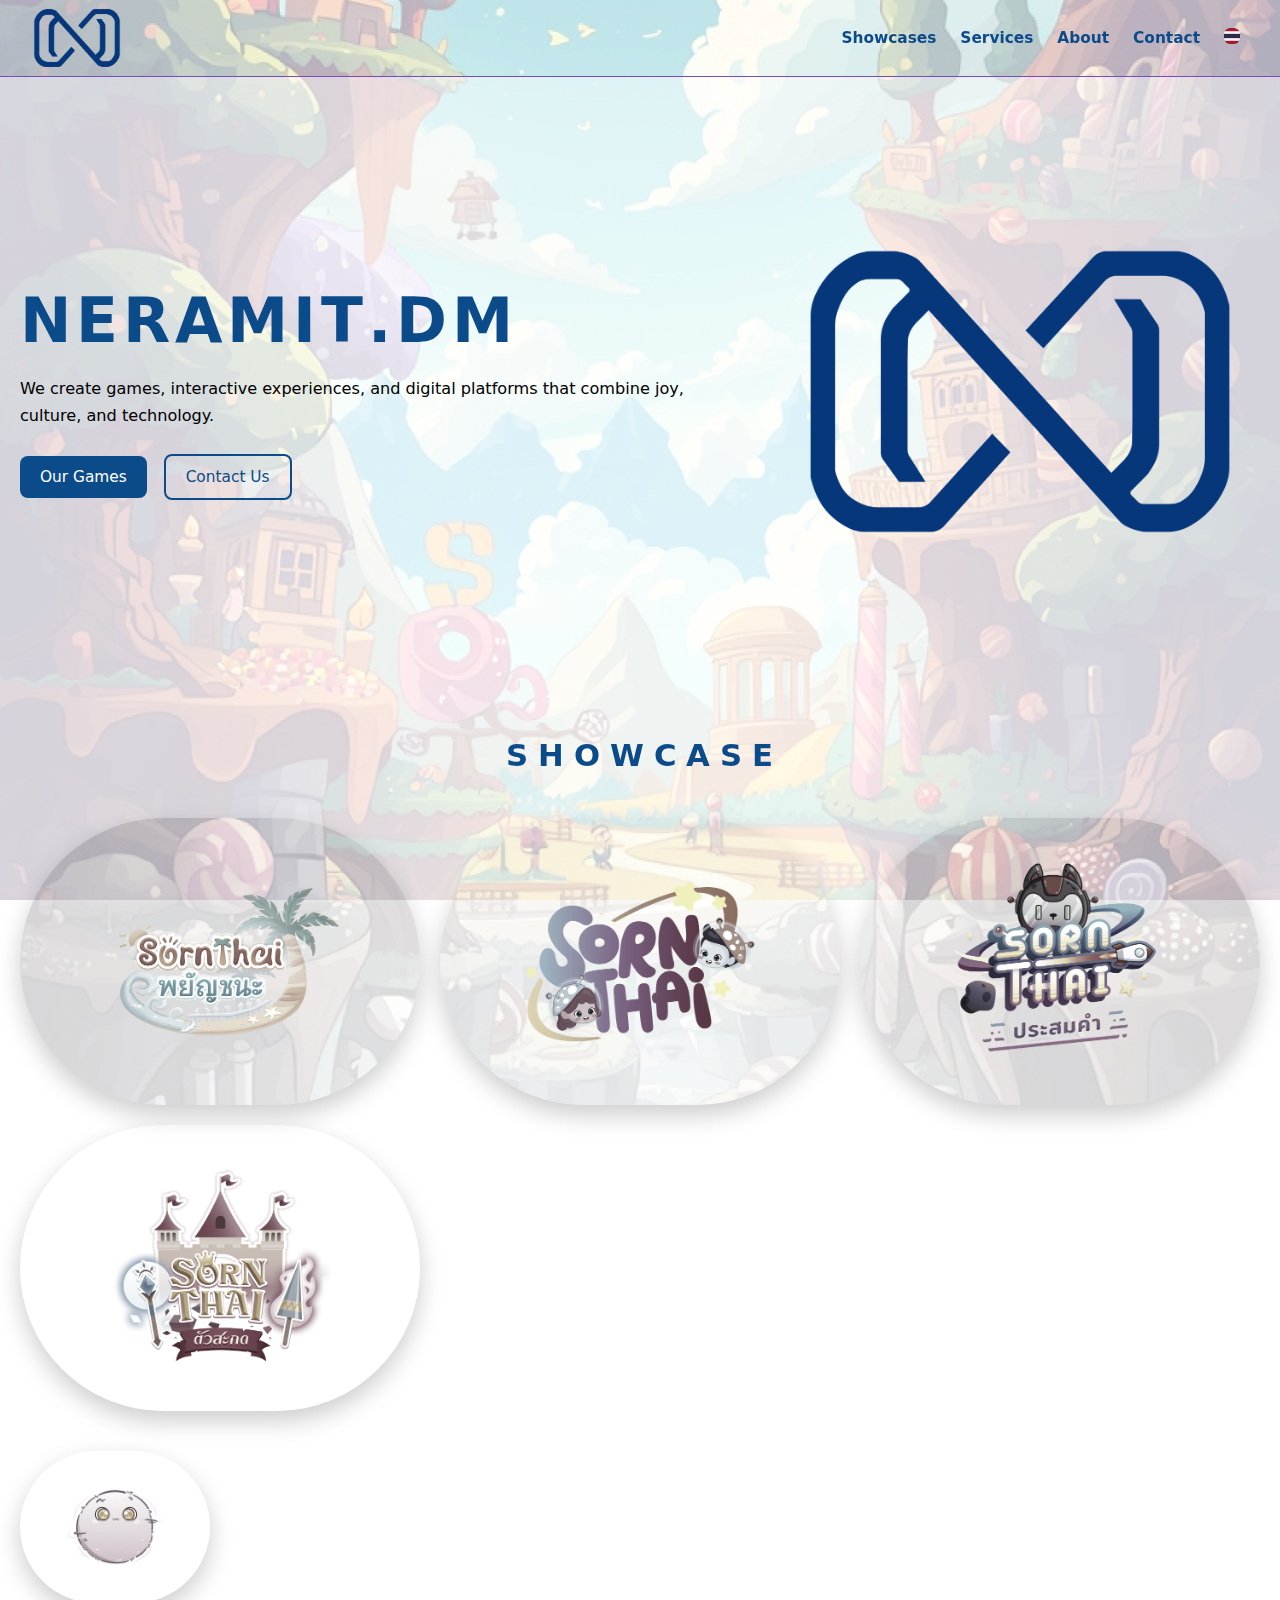
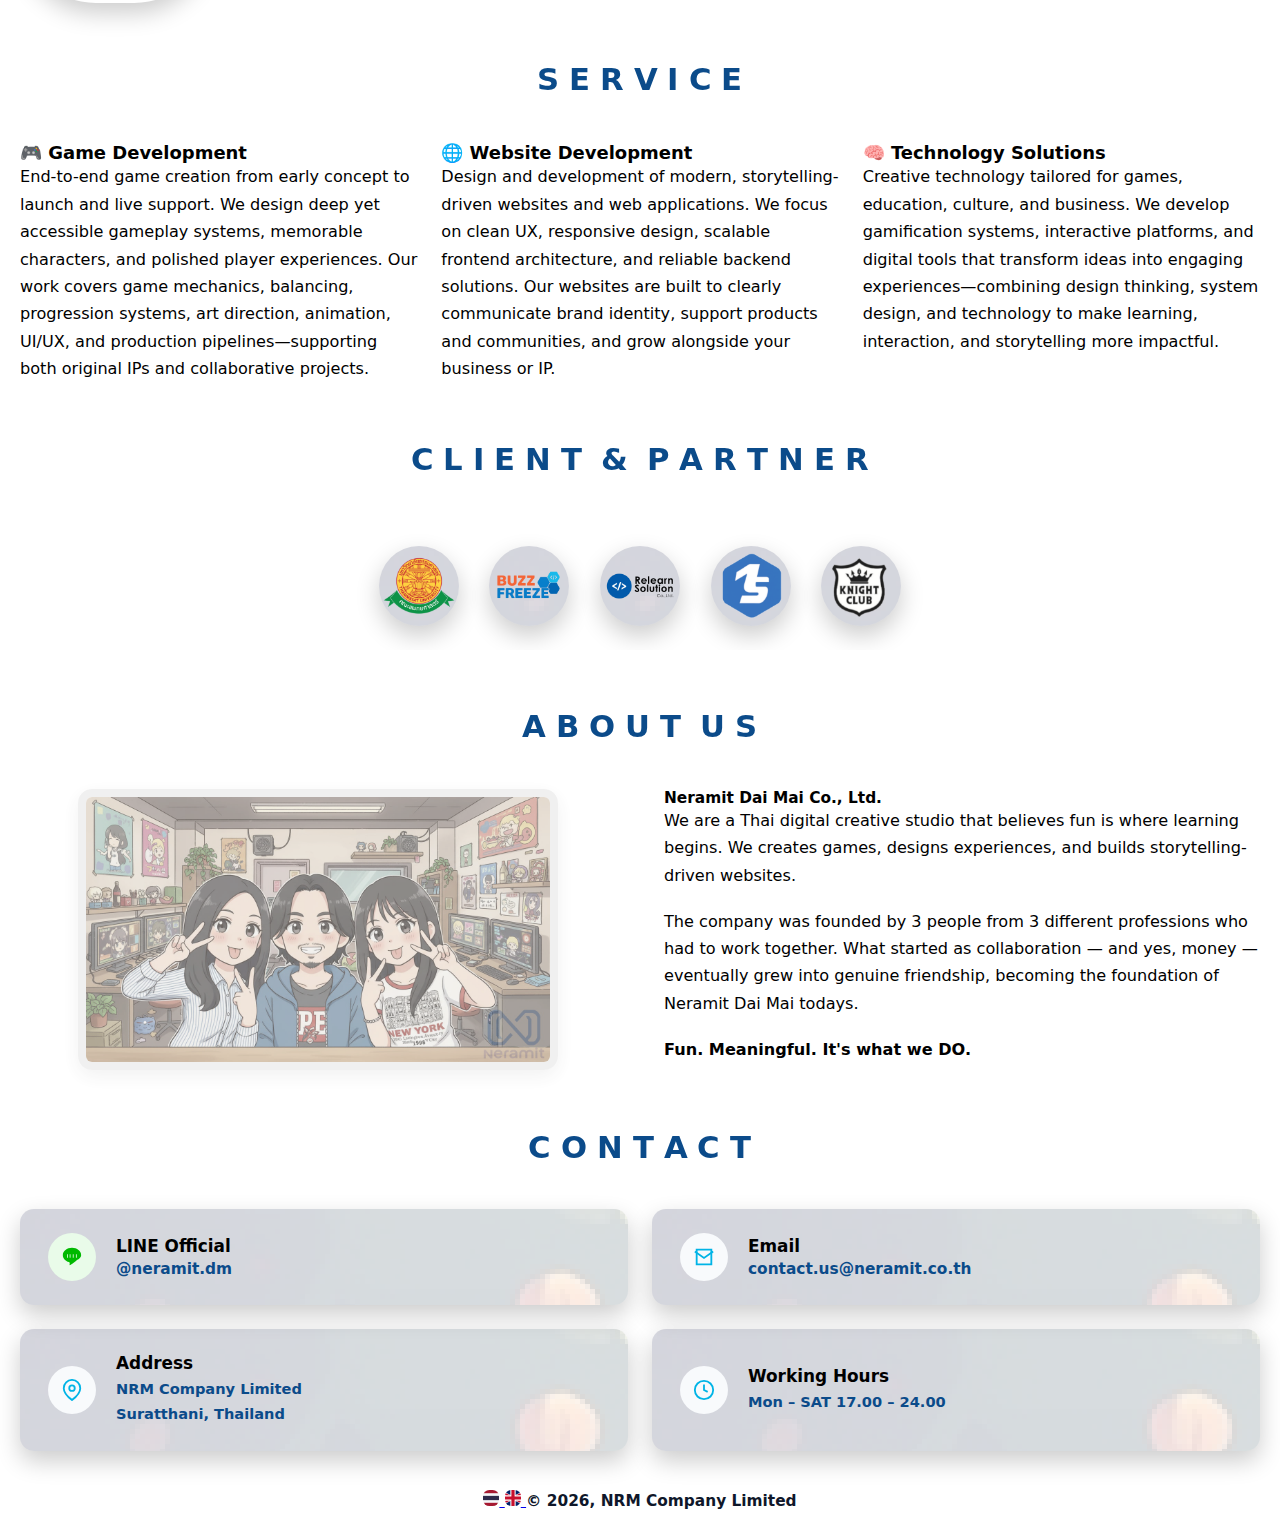
<file: index.html>
<!--
  Neramit Dai Mai Co., Ltd.
  Landing Page - EN
  Version: 1.0.1
-->

<!DOCTYPE html>
<html lang="en">
<head>
  <meta charset="UTF-8" />
  <meta name="viewport" content="width=device-width, initial-scale=1.0" />
  <title>Neramit.DM</title>
  <link rel="stylesheet" href="css/main-components.css">
  <link rel="stylesheet" href="css/main-style.css">
  <link rel="preconnect" href="https://fonts.googleapis.com">
  <link rel="preconnect" href="https://fonts.gstatic.com" crossorigin>
  <link href="https://fonts.googleapis.com/css2?family=Space+Grotesk:wght@500;600;700&display=swap" rel="stylesheet">
</head>

<!-- NAVBAR -->
<header class="navbar">
  <div class="container nav-inner">
    <!-- LOGO -->
    <a href="#home" class="nav-logo">
        <img src="image/logo/0.png" alt="Neramit Logo" class="brand-logo" id="brandlogo">
    </a>
    <!-- NAV LINKS -->
    <nav class="nav-links">
      <a href="#showcase" >Showcases</a>
      <a href="#services" >Services</a>
      <a href="#about" >About</a>
      <a href="#contact" >Contact</a>
      <!-- LANGUAGE SWITCH -->
      <a href="index-th.html">
      <span class="lang-icon th" title="ภาษาไทย"></span>
      </a>
    </nav>
  </div>
</header>

<!-- HERO -->
<section id="home" class="hero">
  <div class="container hero-grid">
    <div>
      <h1 class="brand-name" id="brandname">
        <span class="letter" draggable="true">N</span>
        <span class="letter" draggable="true">E</span>
        <span class="letter" draggable="true">R</span>
        <span class="letter" draggable="true">A</span>
        <span class="letter" draggable="true">M</span>
        <span class="letter" draggable="true">I</span>
        <span class="letter" draggable="true">T</span>
        <span class="letter" draggable="true">.</span>
        <span class="letter" draggable="true">D</span>
        <span class="letter" draggable="true">M</span>
      </h1>
      <div class="brand-name-h" id="brandnamehidden">
      <span>NERAMIT Dai Mai</span>
      </div>
      <p>
        We create games, interactive experiences, and digital platforms that
        combine joy, culture, and technology.
      </p>
      <div class="hero-actions">
        <a class="btn primary" href="#showcase">Our Games</a>
        <a class="btn outline" href="https://line.me/R/ti/p/@neramit.dm">Contact Us</a>
      </div>
    </div>
    <div class="brand-logo">
        <img src="image/logo/0.png" alt="Neramit Logo" class="brand-logo" id="brandlogo">
    </div>
  </div>
</section>

<!-- SHOWCASES -->
<section id="showcase" class="section">
  <h2 class="section-title">
        <span class="letter" draggable="true">S</span>
        <span class="letter" draggable="true">H</span>
        <span class="letter" draggable="true">O</span>
        <span class="letter" draggable="true">W</span>
        <span class="letter" draggable="true">C</span>
        <span class="letter" draggable="true">A</span>
        <span class="letter" draggable="true">S</span>
        <span class="letter" draggable="true">E</span>
  </h2>

  <div class="container grid showcase-grid">

    <div class="showcase-card">  
      <a href="showcase/sornthai1.html" class="showcase-logo">
      <img src="image/logo/sorn1.png" alt="SornThai 1 Logo" class="showcase-img">
      </a>
    </div>
    
    <div class="showcase-card">  
      <a href="showcase/sornthai2.html" class="showcase-logo">
      <img src="image/logo/sorn2.png" alt="SornThai 2 Logo" class="showcase-img">
      </a>
    </div>
    
    <div class="showcase-card">  
      <a href="showcase/sornthai3.html" class="showcase-logo">
      <img src="image/logo/sorn3.png" alt="SornThai 3 Logo" class="showcase-img">
      </a>
    </div>
    
    <div class="showcase-card">  
      <a href="showcase/sornthai4.html" class="showcase-logo">
      <img src="image/logo/sorn4.png" alt="SornThai 4 Logo" class="showcase-img">
      </a>
    </div>

  </div>
  
  <div class="container grid showcase-grid2">

    <div class="showcase-card">  
      <a href="404.html" class="showcase-logo">
      <img src="image/logo/pongblob.png" alt="Pong Blob Logo" class="showcase-img">
      </a>
    </div>

  </div>

</section>

<!-- SERVICES -->
<section id="services" class="section">
  <h2 class="section-title">
        <span class="letter" draggable="true">S</span>
        <span class="letter" draggable="true">E</span>
        <span class="letter" draggable="true">R</span>
        <span class="letter" draggable="true">V</span>
        <span class="letter" draggable="true">I</span>
        <span class="letter" draggable="true">C</span>
        <span class="letter" draggable="true">E</span>
  </h2>

  <div class="container grid services-grid">

    <div class="service">
      <h3>🎮 Game Development</h3>
      <p>
        End-to-end game creation from early concept to launch and live support. We design deep yet accessible gameplay systems, memorable characters, and polished player experiences. Our work covers game mechanics, balancing, progression systems, art direction, animation, UI/UX, and production pipelines—supporting both original IPs and collaborative projects.
      </p>
    </div>

    <div class="service">
      <h3>🌐 Website Development</h3>
      <p>
        Design and development of modern, storytelling-driven websites and web applications. We focus on clean UX, responsive design, scalable frontend architecture, and reliable backend solutions. Our websites are built to clearly communicate brand identity, support products and communities, and grow alongside your business or IP.
      </p>
    </div>

    <div class="service">
      <h3>🧠 Technology Solutions</h3>
      <p>
        Creative technology tailored for games, education, culture, and business. We develop gamification systems, interactive platforms, and digital tools that transform ideas into engaging experiences—combining design thinking, system design, and technology to make learning, interaction, and storytelling more impactful.
      </p>
    </div>
  </div>
</section>

<!-- CLIENT -->
<section id="clients" class="section">
  <h2 class="section-title">
        <span class="letter" draggable="true">C</span>
        <span class="letter" draggable="true">L</span>
        <span class="letter" draggable="true">I</span>
        <span class="letter" draggable="true">E</span>
        <span class="letter" draggable="true">N</span>
        <span class="letter" draggable="true">T</span>
        <span class="letter" draggable="true"> </span>
        <span class="letter" draggable="true">&</span>
        <span class="letter" draggable="true"> </span>
        <span class="letter" draggable="true">P</span>
        <span class="letter" draggable="true">A</span>
        <span class="letter" draggable="true">R</span>
        <span class="letter" draggable="true">T</span>
        <span class="letter" draggable="true">N</span>
        <span class="letter" draggable="true">E</span>
        <span class="letter" draggable="true">R</span>
  </h2>
  <div class="scroll-wrapper">
  
    <div class="scroll">

      <div class="client-item" data-name="MED TU">
        <a href="">
        <img src="image/client/2.png" alt="Medicine Thammasat">
        </a>
      </div>
      <div class="client-item" data-name="buzzfreeze solution co.,ltd">
        <a href="https://buzzfreeze.com/">
        <img src="image/client/1.png" alt="Buzzfreeze Solution">
        </a>
      </div>
      <div class="client-item" data-name="relearn solution co.,ltd">
        <a href="">
        <img src="image/client/3.png" alt="Relearn Solution">
        </a>
      </div>
      <div class="client-item" data-name="one super ai co.,ltd">
        <a href="https://www.onesuper.ai/">
        <img src="image/client/4.png" alt="One Super AI">
        </a>
      </div>
      <div class="client-item" data-name="knightclub co.,ltd">
        <a href="https://www.knightclub.co.th/">
        <img src="image/client/5.png" alt="Knight Club">
        </a>
      </div>

    </div>

  </div>
</section>

<!-- ABOUT -->
<section id="about" class="section">
  <h2 class="section-title">
        <span class="letter" draggable="true">A</span>
        <span class="letter" draggable="true">B</span>
        <span class="letter" draggable="true">O</span>
        <span class="letter" draggable="true">U</span>
        <span class="letter" draggable="true">T</span>
        <span class="letter" draggable="true"> </span>
        <span class="letter" draggable="true">U</span>
        <span class="letter" draggable="true">S</span>
      </h2>

  <div class="container about-grid">
    <div class="about-image">
      <img src="image/Friendship.jpg" alt="Founder">
    </div>
    <div>
      <h4>Neramit Dai Mai Co., Ltd.</h4>
      <p>
        We are a Thai digital creative studio that believes fun is where learning begins. We creates games, designs experiences, and builds storytelling-driven websites.
      </p>
      <p>
        The company was founded by 3 people from 3 different professions who had to work together. What started as collaboration — and yes, money — eventually grew into genuine friendship, becoming the foundation of Neramit Dai Mai todays.
      </p>
      <p>
      <b>Fun. Meaningful. It's what we DO.</b>
      </p>
    </div>
  </div>
</section>

<!-- CONTACT -->
<section id="contact" class="section">
  <h2 class="section-title">
        <span class="letter" draggable="true">C</span>
        <span class="letter" draggable="true">O</span>
        <span class="letter" draggable="true">N</span>
        <span class="letter" draggable="true">T</span>
        <span class="letter" draggable="true">A</span>
        <span class="letter" draggable="true">C</span>
        <span class="letter" draggable="true">T</span>
  </h2>

  <div class="container contact-grid">

    <div class="contact-card">
      <div class="icon line"></div>
      <div class="contact-text">
        <h4>LINE Official</h4>
        <a class="contact-row" target="_blank" href="https://line.me/R/ti/p/@neramit.dm">@neramit.dm</a>
      </div>
    </div>

    <div class="contact-card">
      <div class="icon email"></div>
      <div class="contact-text">
        <h4>Email</h4>
        <a class="contact-row" href="mailto:contact.us@neramit.co.th">contact.us@neramit.co.th</a>
      </div>
    </div>

    <div class="contact-card">
      <div class="icon address"></div>
      <div class="contact-text">
        <h4>Address</h4>
        <p>
          NRM Company Limited<br>
          Suratthani, Thailand
        </p>
      </div>
    </div>

    <div class="contact-card">
      <div class="icon time"></div>
      <div class="contact-text">
        <h4>Working Hours</h4>
        <p>Mon – SAT 17.00 – 24.00</p>
      </div>
    </div>

  </div>
</section>

<footer class="footer">
      <a href="index-th.html">
      <span class="lang-icon th" title="ภาษาไทย"></span>
      </a>
      <a href="index.html">
      <span class="lang-icon en" title="English"></span>
      </a>
  © 2026, NRM Company Limited
</footer>

</body>
<script>
  (function () {
    const letters = document.querySelectorAll(".letter");

    const FLEE_RADIUS = 80;
    const MAX_MOVE = 60;

    document.addEventListener("mousemove", (e) => {
      const mouseX = e.clientX;
      const mouseY = e.clientY;

      letters.forEach(letter => {
        const rect = letter.getBoundingClientRect();
        const cx = rect.left + rect.width / 2;
        const cy = rect.top + rect.height / 2;

        const dx = cx - mouseX;
        const dy = cy - mouseY;
        const distance = Math.hypot(dx, dy);

        if (distance < FLEE_RADIUS) {
          const strength = (FLEE_RADIUS - distance) / FLEE_RADIUS;

          const moveX = (dx / distance) * strength * MAX_MOVE;
          const moveY = (dy / distance) * strength * MAX_MOVE;

          letter.style.transform =
            `translate(${moveX}px, ${moveY}px)`;
        } else {
          letter.style.transform = "translate(0, 0)";
        }
      });
    });
  })();

  const slider = document.querySelector(".scroll");
  let isDown = false;
  let startX;
  let scrollLeft;
  slider.addEventListener("mousedown", (e) => {
    isDown = true;
    slider.classList.add("dragging");
    startX = e.pageX - slider.offsetLeft;
    scrollLeft = slider.scrollLeft;
  });
  slider.addEventListener("mouseleave", () => {
    isDown = false;
    slider.classList.remove("dragging");
  });
  slider.addEventListener("mouseup", () => {
    isDown = false;
    slider.classList.remove("dragging");
  });
  slider.addEventListener("mousemove", (e) => {
    if (!isDown) return;
    e.preventDefault();
    const x = e.pageX - slider.offsetLeft;
    const walk = (x - startX) * 1.6;
    slider.scrollLeft = scrollLeft - walk;
  });
</script>
</html>
</file>
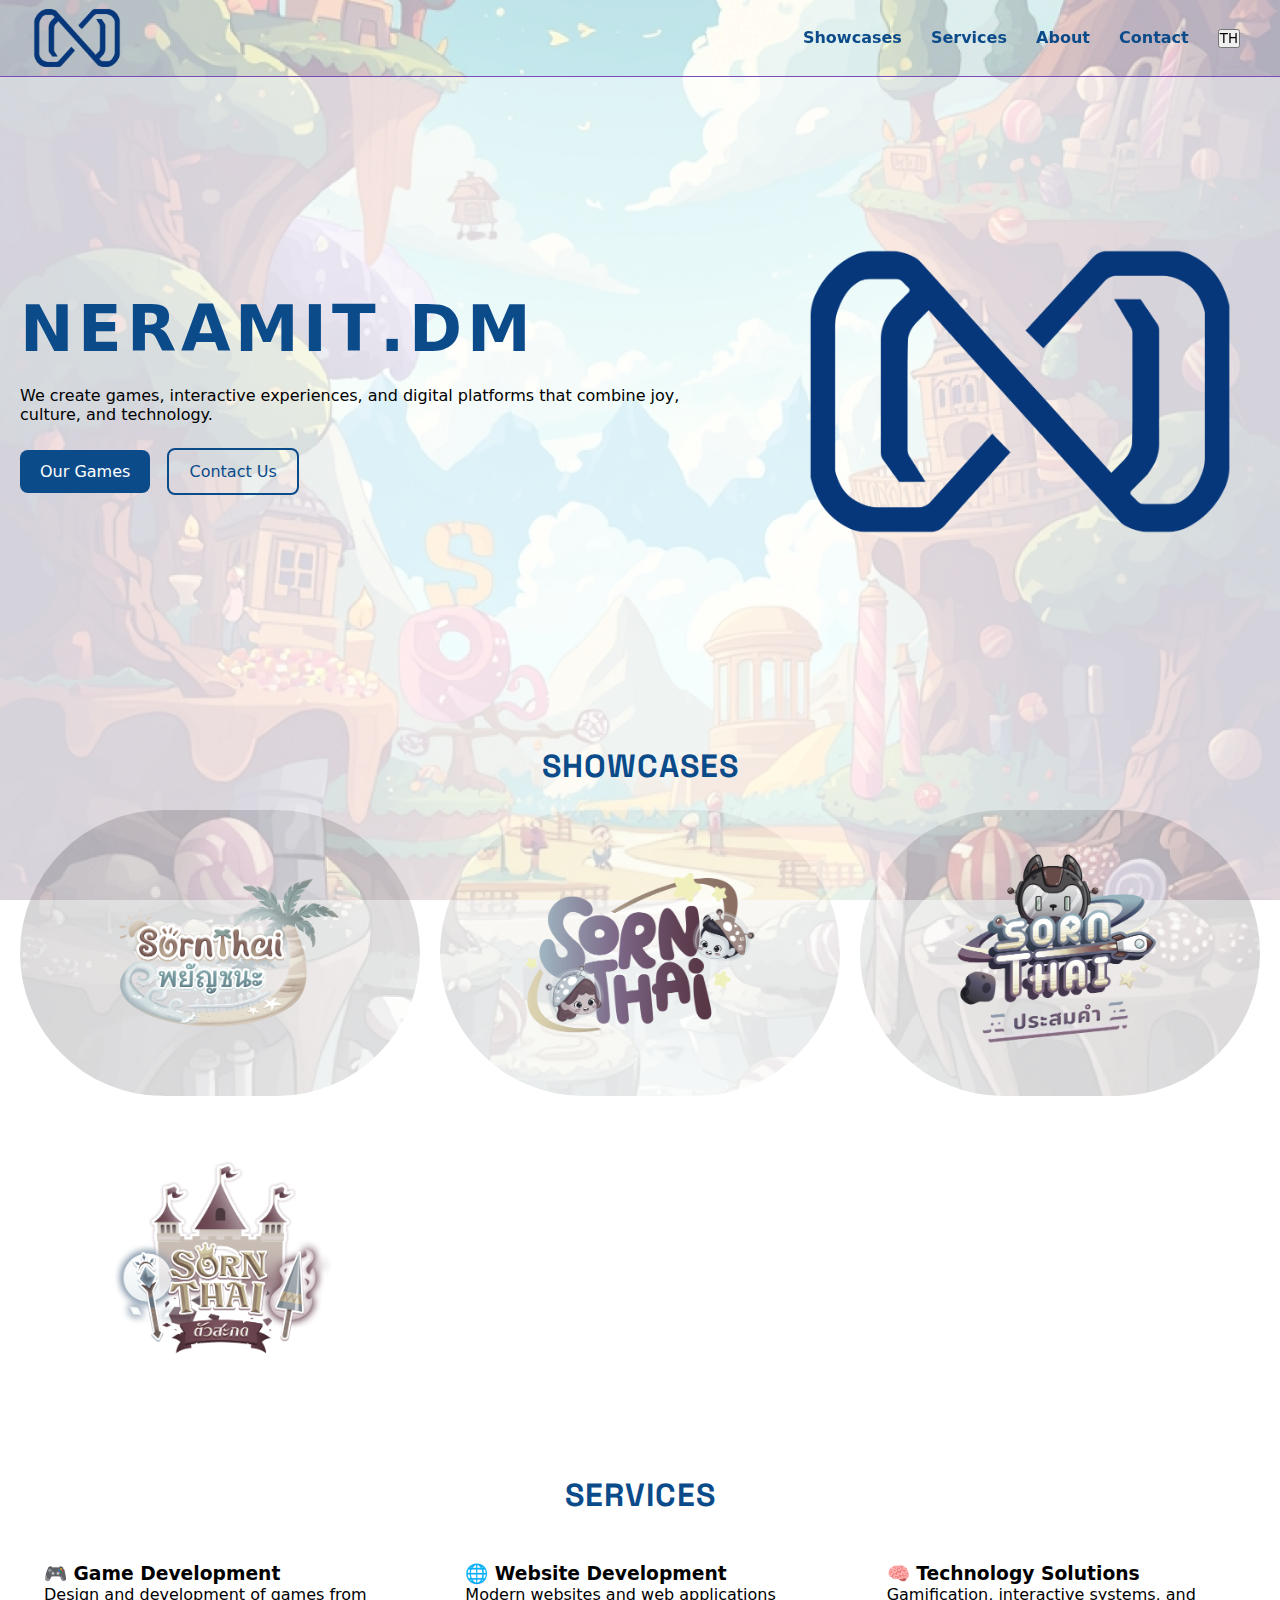
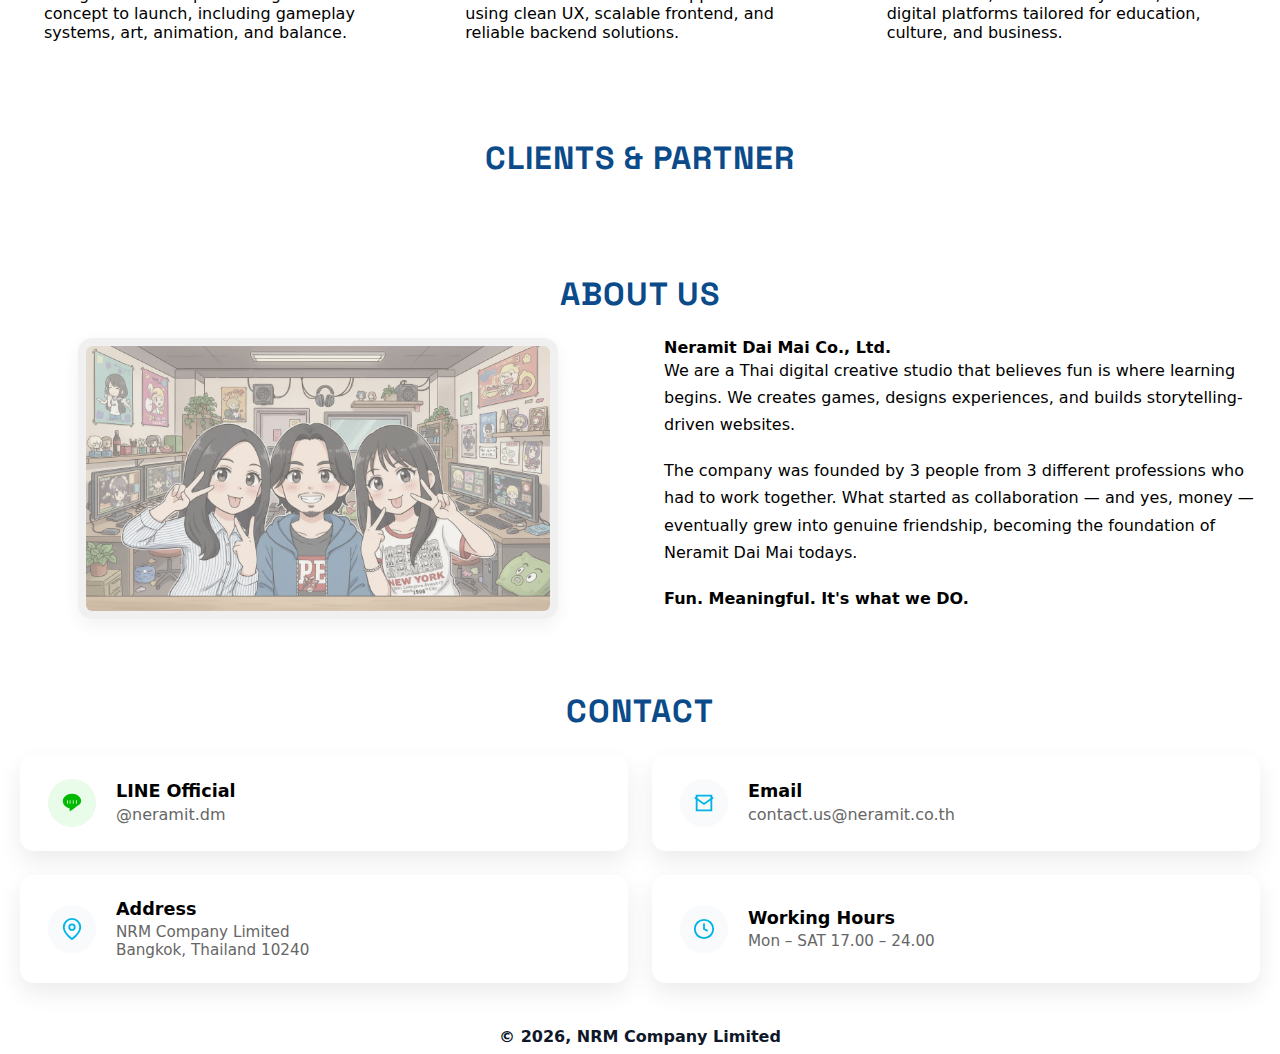
<file: NRM/index.html>
<!--
  Neramit Dai Mai Co., Ltd.
  Landing Page
  Version: 0.01
-->

<!DOCTYPE html>
<html lang="en">
<head>
  <meta charset="UTF-8" />
  <meta name="Neramit" content="width=device-width, initial-scale=1.0" />
  <title>Neramit.DM</title>
  <link rel="stylesheet" href="/css/style.css">
  <link rel="preconnect" href="https://fonts.googleapis.com">
  <link rel="preconnect" href="https://fonts.gstatic.com" crossorigin>
  <link href="https://fonts.googleapis.com/css2?family=Space+Grotesk:wght@500;600;700&display=swap" rel="stylesheet">
</head>

<!-- NAVBAR -->
<header class="navbar">
  <div class="container nav-inner">
    <!-- LOGO -->
    <a href="#home" class="nav-logo">
        <img src="/image/logo/0.png" alt="Neramit Logo" class="brand-logo" id="brandlogo">
    </a>
    <!-- NAV LINKS -->
    <nav class="nav-links">
      <a href="#showcase" >Showcases</a>
      <a href="#services" >Services</a>
      <a href="#about" >About</a>
      <a href="#contact" >Contact</a>
      <!-- LANGUAGE SWITCH -->
      <a href="index-th.html">
      <button class="lang-btn-th" data-lang="th">TH</button>
      </a>
    </nav>
  </div>
</header>

<!-- HERO -->
<section id="home" class="hero">
  <div class="container hero-grid">
    <div>
      <h1 class="brand-name" id="brandname">
        <span class="letter" draggable="true">N</span>
        <span class="letter" draggable="true">E</span>
        <span class="letter" draggable="true">R</span>
        <span class="letter" draggable="true">A</span>
        <span class="letter" draggable="true">M</span>
        <span class="letter" draggable="true">I</span>
        <span class="letter" draggable="true">T</span>
        <span class="letter" draggable="true">.</span>
        <span class="letter" draggable="true">D</span>
        <span class="letter" draggable="true">M</span>
      </h1>
      <div class="brand-name-h" id="brandnamehidden">
      <span>NERAMIT Dai Mai</span>
      </div>
      <p>
        We create games, interactive experiences, and digital platforms that
        combine joy, culture, and technology.
      </p>
      <div class="hero-actions">
        <a class="btn primary" href="#showcase">Our Games</a>
        <a class="btn outline" href="#contact">Contact Us</a>
      </div>
    </div>
    <div class="brand-logo">
        <img src="/image/logo/0.png" alt="Neramit Logo" class="brand-logo" id="brandlogo">
    </div>
  </div>
</section>

<!-- SHOWCASES -->
<section id="showcase" class="section">
  <h2 class="section-title">Showcases</h2>

  <div class="container grid showcase-grid">

    <div class="showcase-card1">  
      <a href="index.html" class="showcase-logo">
      <img src="/image/logo/sorn1.png" alt="SornThai 1 Logo" class="showcase-img">
      </a>
    </div>
    
    <div class="showcase-card1">  
      <a href="index.html" class="showcase-logo">
      <img src="/image/logo/sorn2.png" alt="SornThai 2 Logo" class="showcase-img">
      </a>
    </div>
    
    <div class="showcase-card1">  
      <a href="index.html" class="showcase-logo">
      <img src="/image/logo/sorn3.png" alt="SornThai 3 Logo" class="showcase-img">
      </a>
    </div>
    
    <div class="showcase-card1">  
      <a href="index.html" class="showcase-logo">
      <img src="/image/logo/sorn4.png" alt="SornThai 4 Logo" class="showcase-img">
      </a>
    </div>

  </div>
</section>

<!-- SERVICES -->
<section id="services" class="section">
  <h2 class="section-title">Services</h2>

  <div class="container grid services-grid">

    <div class="service">
      <h3>🎮 Game Development</h3>
      <p>
        Design and development of games from concept to launch,
        including gameplay systems, art, animation, and balance.
      </p>
    </div>

    <div class="service">
      <h3>🌐 Website Development</h3>
      <p>
        Modern websites and web applications using clean UX,
        scalable frontend, and reliable backend solutions.
      </p>
    </div>

    <div class="service">
      <h3>🧠 Technology Solutions</h3>
      <p>
        Gamification, interactive systems, and digital platforms
        tailored for education, culture, and business.
      </p>
    </div>
  </div>
</section>

<!-- SERVICES -->
<section id="services" class="section">
  <h2 class="section-title">Clients & Partner</h2>
</section>

<!-- ABOUT -->
<section id="about" class="section">
  <h2 class="section-title">About Us</h2>

  <div class="container about-grid">
    <div class="about-image">
      <img src="image/S__68567047 (2).jpg" alt="Founder">
    </div>
    <div>
      <h4>Neramit Dai Mai Co., Ltd.</h4>
      <p>
        We are a Thai digital creative studio that believes fun is where learning begins. We creates games, designs experiences, and builds storytelling-driven websites.
      </p>
      <p>
        The company was founded by 3 people from 3 different professions who had to work together. What started as collaboration — and yes, money — eventually grew into genuine friendship, becoming the foundation of Neramit Dai Mai todays.
      </p>
      <p>
      <b>Fun. Meaningful. It's what we DO.</b>
      </p>
    </div>
  </div>
</section>

<!-- CONTACT -->
<section id="contact" class="section">
  <h2 class="section-title">Contact</h2>

  <div class="container contact-grid">

    <div class="contact-card">
      <div class="icon line"></div>
      <div class="contact-text">
        <h4>LINE Official</h4>
        <a class="contact-row" target="_blank" href="https://line.me/R/ti/p/@neramit.dm">@neramit.dm</a>
      </div>
    </div>

    <div class="contact-card">
      <div class="icon email"></div>
      <div class="contact-text">
        <h4>Email</h4>
        <a class="contact-row" href="mailto:contact.us@neramit.co.th">contact.us@neramit.co.th</a>
      </div>
    </div>

    <div class="contact-card">
      <div class="icon address"></div>
      <div class="contact-text">
        <h4>Address</h4>
        <p>
          NRM Company Limited<br>
          Bangkok, Thailand 10240
        </p>
      </div>
    </div>

    <div class="contact-card">
      <div class="icon time"></div>
      <div class="contact-text">
        <h4>Working Hours</h4>
        <p>Mon – SAT 17.00 – 24.00</p>
      </div>
    </div>

  </div>
</section>

<footer class="footer">
  © 2026, NRM Company Limited
</footer>

</body>
<script>
  (function () {
    const letters = document.querySelectorAll(".letter");

    const FLEE_RADIUS = 80;   // how close mouse must be
    const MAX_MOVE = 28;      // max flee distance

    document.addEventListener("mousemove", (e) => {
      const mouseX = e.clientX;
      const mouseY = e.clientY;

      letters.forEach(letter => {
        const rect = letter.getBoundingClientRect();
        const cx = rect.left + rect.width / 2;
        const cy = rect.top + rect.height / 2;

        const dx = cx - mouseX;
        const dy = cy - mouseY;
        const distance = Math.hypot(dx, dy);

        if (distance < FLEE_RADIUS) {
          const strength = (FLEE_RADIUS - distance) / FLEE_RADIUS;

          const moveX = (dx / distance) * strength * MAX_MOVE;
          const moveY = (dy / distance) * strength * MAX_MOVE;

          letter.style.transform =
            `translate(${moveX}px, ${moveY}px)`;
        } else {
          letter.style.transform = "translate(0, 0)";
        }
      });
    });
  })();
  (function () {
    const container = document.getElementById("brandname");
    let dragged = null;

    function getLetterUnderCursor(x, y) {
      return document.elementFromPoint(x, y)?.closest(".letter");
    }

    container.addEventListener("mousedown", (e) => {
      const target = e.target.closest(".letter");
      if (!target) return;

      dragged = target;
      dragged.classList.add("dragging");
    });

    document.addEventListener("mousemove", (e) => {
      if (!dragged) return;

      const target = getLetterUnderCursor(e.clientX, e.clientY);
      if (!target || target === dragged) return;

      const draggedNext =
        dragged.nextSibling === target
          ? dragged
          : dragged.nextSibling;

      container.insertBefore(dragged, target);
      container.insertBefore(target, draggedNext);
    });

    document.addEventListener("mouseup", () => {
      if (!dragged) return;

      dragged.classList.remove("dragging");
      dragged = null;
    });
  })();
</script>
</html>
</file>
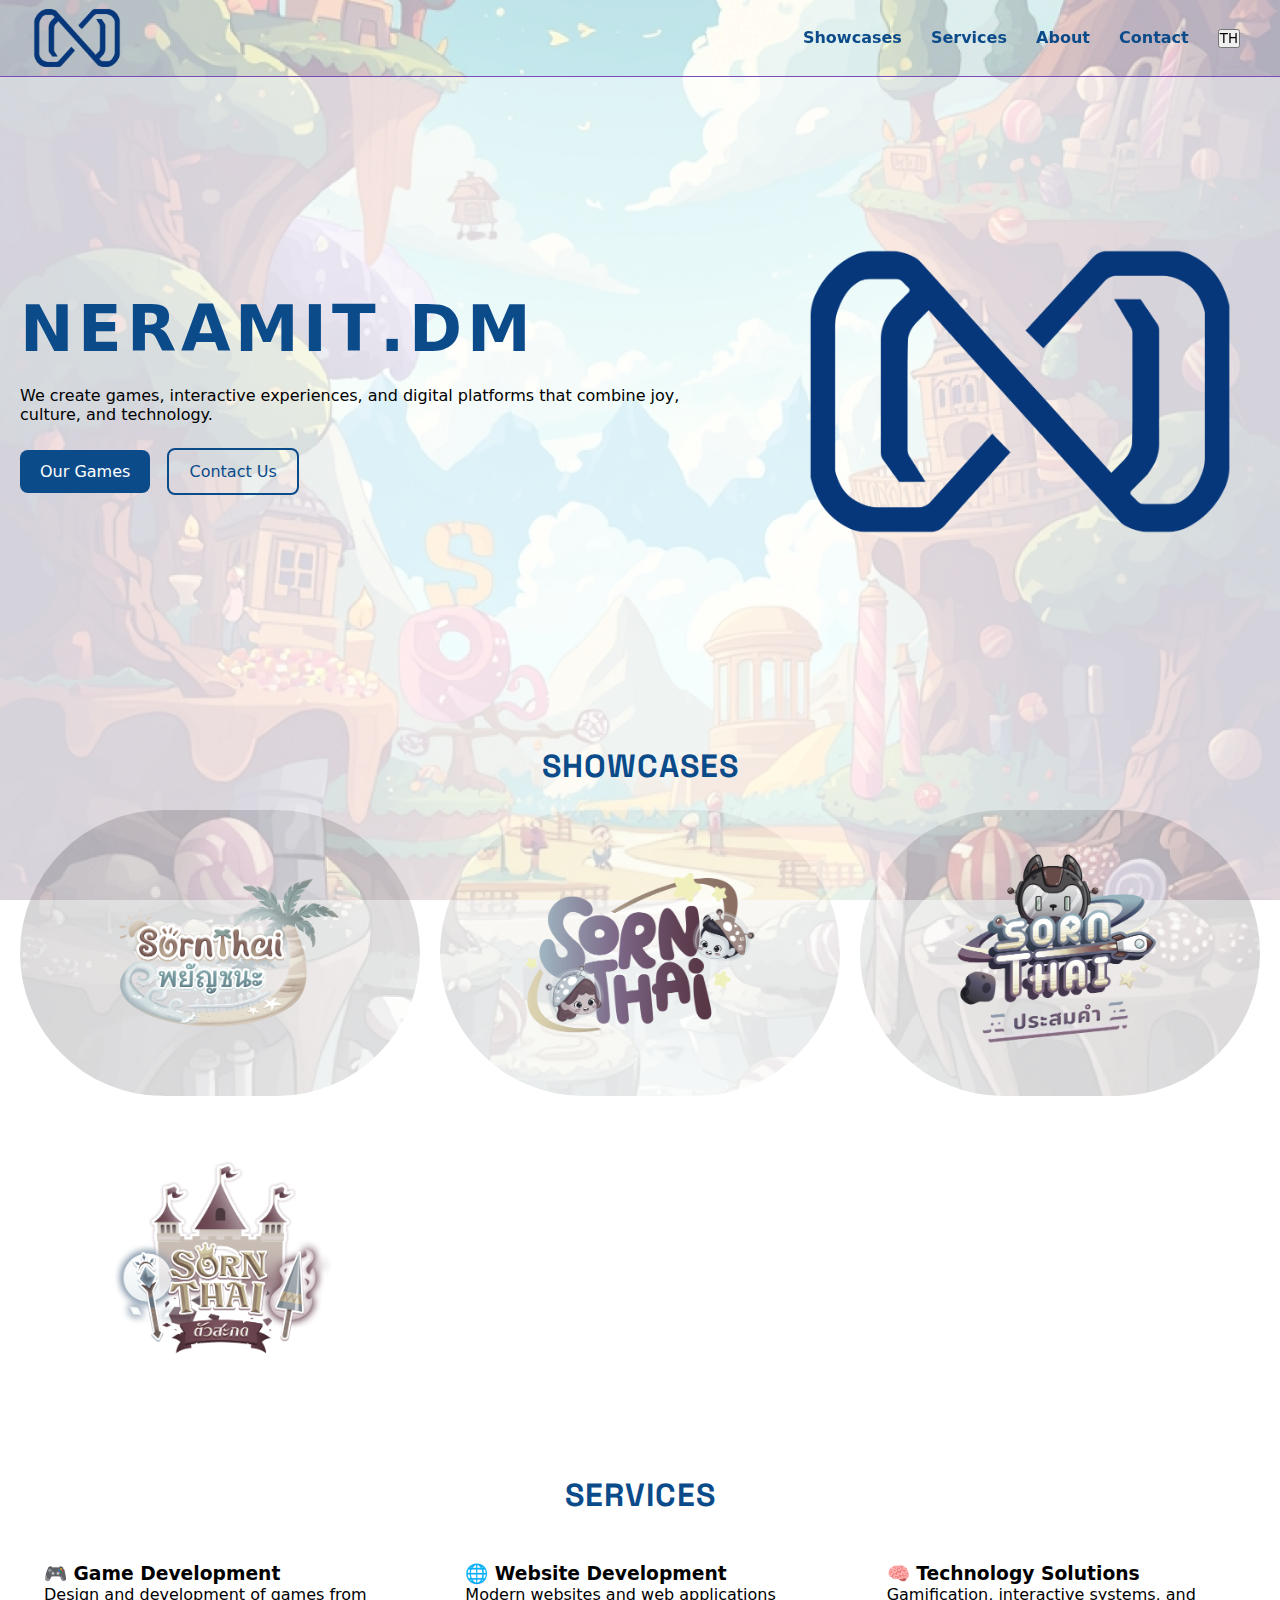
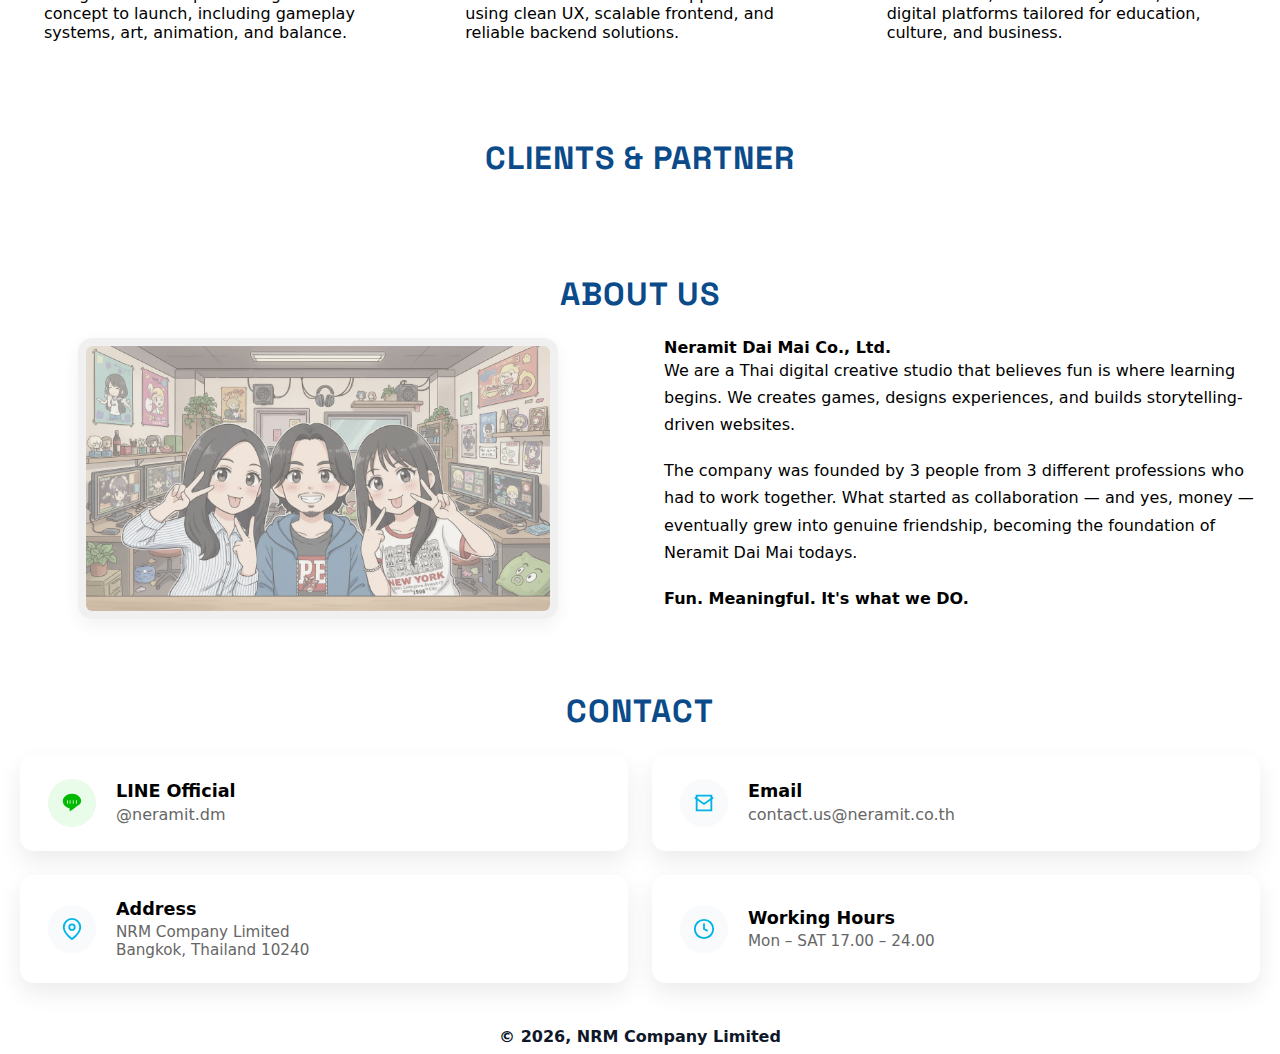
<file: index-th.html>
<!--
  Neramit Dai Mai Co., Ltd.
  Landing Page
  Version: 0.01
-->

<!DOCTYPE html>
<html lang="en">
<head>
  <meta charset="UTF-8" />
  <meta name="Neramit" content="width=device-width, initial-scale=1.0" />
  <title>Neramit.DM</title>
  <link rel="stylesheet" href="css/style.css">
  <link rel="preconnect" href="https://fonts.googleapis.com">
  <link rel="preconnect" href="https://fonts.gstatic.com" crossorigin>
  <link href="https://fonts.googleapis.com/css2?family=Space+Grotesk:wght@500;600;700&display=swap" rel="stylesheet">
</head>

<!-- NAVBAR -->
<header class="navbar">
  <div class="container nav-inner">
    <!-- LOGO -->
    <a href="#home" class="nav-logo">
        <img src="image/logo/0.png" alt="Neramit Logo" class="brand-logo" id="brandlogo">
    </a>
    <!-- NAV LINKS -->
    <nav class="nav-links">
      <a href="#showcase" >Showcases</a>
      <a href="#services" >Services</a>
      <a href="#about" >About</a>
      <a href="#contact" >Contact</a>
      <!-- LANGUAGE SWITCH -->
      <a href="index-th.html">
      <button class="lang-btn-th" data-lang="th">TH</button>
      </a>
    </nav>
  </div>
</header>

<!-- HERO -->
<section id="home" class="hero">
  <div class="container hero-grid">
    <div>
      <h1 class="brand-name" id="brandname">
        <span class="letter" draggable="true">N</span>
        <span class="letter" draggable="true">E</span>
        <span class="letter" draggable="true">R</span>
        <span class="letter" draggable="true">A</span>
        <span class="letter" draggable="true">M</span>
        <span class="letter" draggable="true">I</span>
        <span class="letter" draggable="true">T</span>
        <span class="letter" draggable="true">.</span>
        <span class="letter" draggable="true">D</span>
        <span class="letter" draggable="true">M</span>
      </h1>
      <div class="brand-name-h" id="brandnamehidden">
      <span>NERAMIT Dai Mai</span>
      </div>
      <p>
        We create games, interactive experiences, and digital platforms that
        combine joy, culture, and technology.
      </p>
      <div class="hero-actions">
        <a class="btn primary" href="#showcase">Our Games</a>
        <a class="btn outline" href="#contact">Contact Us</a>
      </div>
    </div>
    <div class="brand-logo">
        <img src="image/logo/0.png" alt="Neramit Logo" class="brand-logo" id="brandlogo">
    </div>
  </div>
</section>

<!-- SHOWCASES -->
<section id="showcase" class="section">
  <h2 class="section-title">Showcases</h2>

  <div class="container grid showcase-grid">

    <div class="showcase-card1">  
      <a href="index.html" class="showcase-logo">
      <img src="image/logo/sorn1.png" alt="SornThai 1 Logo" class="showcase-img">
      </a>
    </div>
    
    <div class="showcase-card1">  
      <a href="index.html" class="showcase-logo">
      <img src="image/logo/sorn2.png" alt="SornThai 2 Logo" class="showcase-img">
      </a>
    </div>
    
    <div class="showcase-card1">  
      <a href="index.html" class="showcase-logo">
      <img src="image/logo/sorn3.png" alt="SornThai 3 Logo" class="showcase-img">
      </a>
    </div>
    
    <div class="showcase-card1">  
      <a href="index.html" class="showcase-logo">
      <img src="image/logo/sorn4.png" alt="SornThai 4 Logo" class="showcase-img">
      </a>
    </div>

  </div>
</section>

<!-- SERVICES -->
<section id="services" class="section">
  <h2 class="section-title">Services</h2>

  <div class="container grid services-grid">

    <div class="service">
      <h3>🎮 Game Development</h3>
      <p>
        Design and development of games from concept to launch,
        including gameplay systems, art, animation, and balance.
      </p>
    </div>

    <div class="service">
      <h3>🌐 Website Development</h3>
      <p>
        Modern websites and web applications using clean UX,
        scalable frontend, and reliable backend solutions.
      </p>
    </div>

    <div class="service">
      <h3>🧠 Technology Solutions</h3>
      <p>
        Gamification, interactive systems, and digital platforms
        tailored for education, culture, and business.
      </p>
    </div>
  </div>
</section>

<!-- SERVICES -->
<section id="services" class="section">
  <h2 class="section-title">Clients & Partner</h2>
</section>

<!-- ABOUT -->
<section id="about" class="section">
  <h2 class="section-title">About Us</h2>

  <div class="container about-grid">
    <div class="about-image">
      <img src="image/S__68567047 (2).jpg" alt="Founder">
    </div>
    <div>
      <h4>Neramit Dai Mai Co., Ltd.</h4>
      <p>
        We are a Thai digital creative studio that believes fun is where learning begins. We creates games, designs experiences, and builds storytelling-driven websites.
      </p>
      <p>
        The company was founded by 3 people from 3 different professions who had to work together. What started as collaboration — and yes, money — eventually grew into genuine friendship, becoming the foundation of Neramit Dai Mai todays.
      </p>
      <p>
      <b>Fun. Meaningful. It's what we DO.</b>
      </p>
    </div>
  </div>
</section>

<!-- CONTACT -->
<section id="contact" class="section">
  <h2 class="section-title">Contact</h2>

  <div class="container contact-grid">

    <div class="contact-card">
      <div class="icon line"></div>
      <div class="contact-text">
        <h4>LINE Official</h4>
        <a class="contact-row" target="_blank" href="https://line.me/R/ti/p/@neramit.dm">@neramit.dm</a>
      </div>
    </div>

    <div class="contact-card">
      <div class="icon email"></div>
      <div class="contact-text">
        <h4>Email</h4>
        <a class="contact-row" href="mailto:contact.us@neramit.co.th">contact.us@neramit.co.th</a>
      </div>
    </div>

    <div class="contact-card">
      <div class="icon address"></div>
      <div class="contact-text">
        <h4>Address</h4>
        <p>
          NRM Company Limited<br>
          Bangkok, Thailand 10240
        </p>
      </div>
    </div>

    <div class="contact-card">
      <div class="icon time"></div>
      <div class="contact-text">
        <h4>Working Hours</h4>
        <p>Mon – SAT 17.00 – 24.00</p>
      </div>
    </div>

  </div>
</section>

<footer class="footer">
  © 2026, NRM Company Limited
</footer>

</body>
<script>
  (function () {
    const letters = document.querySelectorAll(".letter");

    const FLEE_RADIUS = 80;   // how close mouse must be
    const MAX_MOVE = 28;      // max flee distance

    document.addEventListener("mousemove", (e) => {
      const mouseX = e.clientX;
      const mouseY = e.clientY;

      letters.forEach(letter => {
        const rect = letter.getBoundingClientRect();
        const cx = rect.left + rect.width / 2;
        const cy = rect.top + rect.height / 2;

        const dx = cx - mouseX;
        const dy = cy - mouseY;
        const distance = Math.hypot(dx, dy);

        if (distance < FLEE_RADIUS) {
          const strength = (FLEE_RADIUS - distance) / FLEE_RADIUS;

          const moveX = (dx / distance) * strength * MAX_MOVE;
          const moveY = (dy / distance) * strength * MAX_MOVE;

          letter.style.transform =
            `translate(${moveX}px, ${moveY}px)`;
        } else {
          letter.style.transform = "translate(0, 0)";
        }
      });
    });
  })();
  (function () {
    const container = document.getElementById("brandname");
    let dragged = null;

    function getLetterUnderCursor(x, y) {
      return document.elementFromPoint(x, y)?.closest(".letter");
    }

    container.addEventListener("mousedown", (e) => {
      const target = e.target.closest(".letter");
      if (!target) return;

      dragged = target;
      dragged.classList.add("dragging");
    });

    document.addEventListener("mousemove", (e) => {
      if (!dragged) return;

      const target = getLetterUnderCursor(e.clientX, e.clientY);
      if (!target || target === dragged) return;

      const draggedNext =
        dragged.nextSibling === target
          ? dragged
          : dragged.nextSibling;

      container.insertBefore(dragged, target);
      container.insertBefore(target, draggedNext);
    });

    document.addEventListener("mouseup", () => {
      if (!dragged) return;

      dragged.classList.remove("dragging");
      dragged = null;
    });
  })();
</script>
</html>
</file>
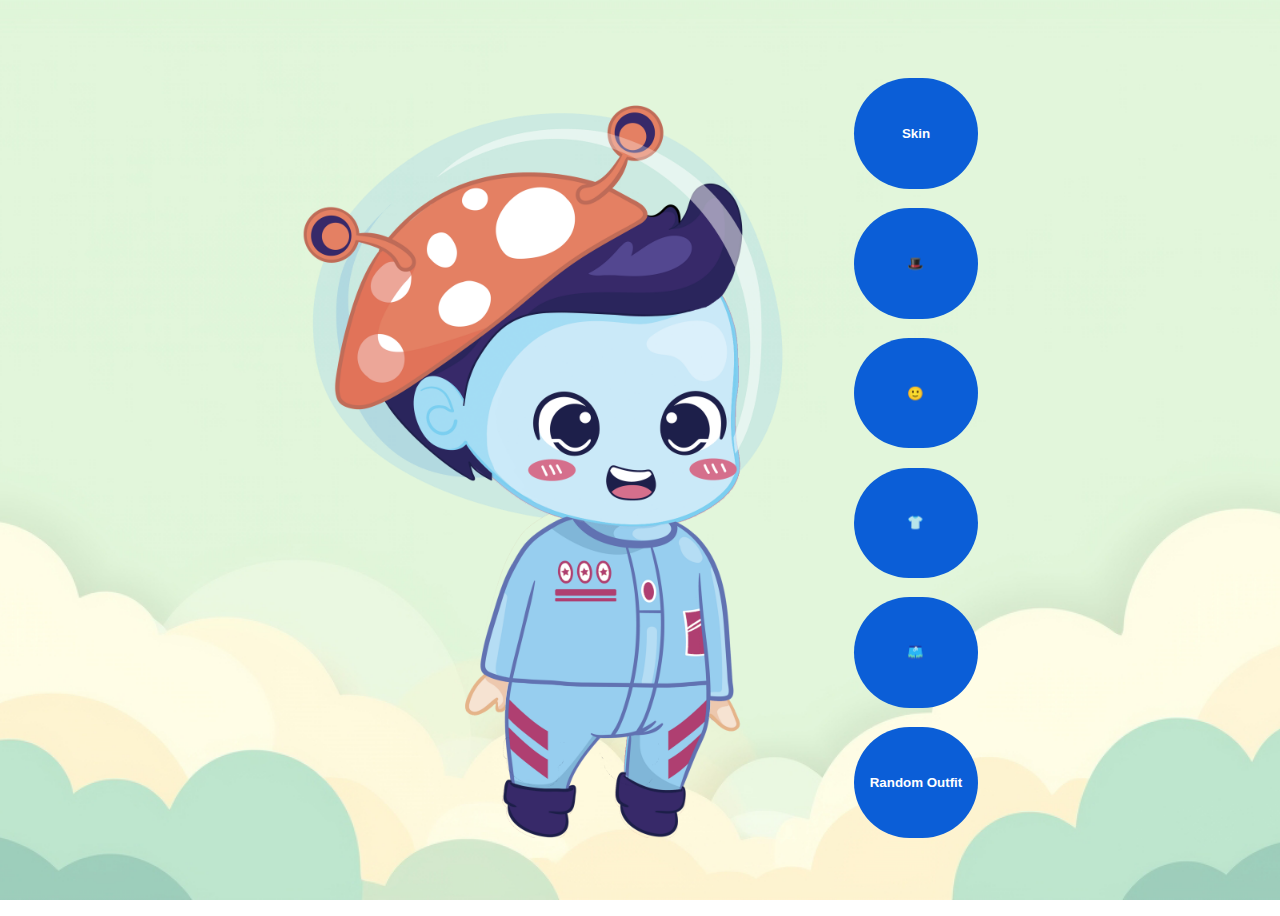
<file: minigame/cosmetic1.html>
<!--
  Neramit Dai Mai Co., Ltd.
  Minigame - Cosmetic2
  Version: 1.0.0
-->

<!DOCTYPE html>
<html lang="en">
<head>
<meta charset="UTF-8" />
<title>COSMETIC</title>

<style>
body {
  font-family: system-ui, sans-serif;
  background-image: url("../image/BG3.png");
  background-size: cover;
  background-position: bottom;
  background-attachment: fixed;
  display: grid;
  place-items: center;
  min-height: 100vh;
}

.game-wrap {
  display: flex;
  gap: 2rem;
}

/* Character Stage */
.character {
  position: relative;
  width: 520px;
  height: 760px;
}

.character img {
  position: absolute;
  inset: 0;
  width: 100%;
  height: 100%;
  object-fit: contain;
  pointer-events: none;
}

.layer {
  position: absolute;
  top: 0;
  left: 0;
  width: 100%;
  pointer-events: none;
}

.base  { z-index: 1; }
.short { z-index: 2; }
.shirt { z-index: 3; }
.face  { z-index: 4; }
.hat   { z-index: 5; }

/* Controls */
.controls {
  display: grid;
  gap: clamp(1rem, 1.5vw, 4rem);
}

.controls button {
  padding: 0.6rem 1rem;
  border-radius: 999px;
  border: none;
  background: #0b5ed7;
  color: white;
  cursor: pointer;
  font-weight: 600;
}

.controls button:hover {
  background: #094bb3;
}

@media (max-width: 720px) {
.character {
    width: 260px;
    height: 380px;
    }
}

@media (max-width: 450px) {
.character {
    width: 195px;
    height: 310px;
    }
}

</style>
</head>

<body>

<div class="game-wrap">

  <!-- CHARACTER -->
  <div class="character">
    <img src="../image/cosmetic/base/Base_02.png" alt="base girl" class="layer base" id="base_02">
    <img src="../image/cosmetic/base/Base_01.png" alt="base boy" class="layer base" id="base_01">

    <!-- LAYER ORDER -->
    <img id="shirt" src="../image/cosmetic/itm1200.png" class="layer shirt">
    <img id="short" src="../image/cosmetic/itm1300.png" class="layer short">
    <img id="face"  src="../image/cosmetic/itm1100.png" class="layer face">
    <img id="hat"   src="../image/cosmetic/itm1000.png" class="layer hat">
  </div>

  <!-- CONTROLS -->
  <div class="controls">
    <button onclick="toggleBase()">Skin</button>

    <button onclick="randomItem('hat')">🎩</button>
    <button onclick="randomItem('face')">🙂 </button>
    <button onclick="randomItem('shirt')">👕 </button>
    <button onclick="randomItem('short')">🩳 </button>

    <button onclick="randomAll()">Random Outfit</button>
  </div>

</div>

<script>
const BASE_PATH = '../image/cosmetic/';
const BASE_CHAR_PATH = '../image/cosmetic/base/';

const items = {
  base: [
    BASE_CHAR_PATH + 'Base_01.png',
    BASE_CHAR_PATH + 'Base_02.png'
     ],
  hat: [
    BASE_PATH + 'itm1031.png',
    BASE_PATH + 'itm1032.png',
    BASE_PATH + 'itm1033.png',
    BASE_PATH + 'itm1034.png',
    BASE_PATH + 'itm1035.png',
    BASE_PATH + 'itm1036.png',
    BASE_PATH + 'itm1037.png',
    BASE_PATH + 'itm1038.png',
    BASE_PATH + 'itm1039.png',
    BASE_PATH + 'itm1040.png'
  ],
  face: [
    BASE_PATH + 'itm1100.png',
    BASE_PATH + 'itm1101.png',
    BASE_PATH + 'itm1102.png',
    BASE_PATH + 'itm1103.png',
    BASE_PATH + 'itm1104.png',
    BASE_PATH + 'itm1105.png'
  ],
  shirt: [
    BASE_PATH + 'itm1217.png',
    BASE_PATH + 'itm1218.png',
    BASE_PATH + 'itm1219.png',
    BASE_PATH + 'itm1220.png',
    BASE_PATH + 'itm1221.png',
    BASE_PATH + 'itm1222.png',
    BASE_PATH + 'itm1223.png',
    BASE_PATH + 'itm1224.png',
    BASE_PATH + 'itm1225.png',
    BASE_PATH + 'itm1226.png'
  ],
  short: [
    BASE_PATH + 'itm1321.png',
    BASE_PATH + 'itm1322.png',
    BASE_PATH + 'itm1323.png',
    BASE_PATH + 'itm1324.png',
    BASE_PATH + 'itm1325.png',
    BASE_PATH + 'itm1326.png',
    BASE_PATH + 'itm1327.png',
    BASE_PATH + 'itm1328.png',
    BASE_PATH + 'itm1329.png',
    BASE_PATH + 'itm1330.png'
  ]
};

const index = {
  base: 0,
  hat: 0,
  face: 0,
  shirt: 0,
  short: 0
};

function randomItem(type) {
  const layer = document.getElementById(type);

  if (!layer || items[type].length === 0) return;

  let newIndex;
  do {
    newIndex = Math.floor(Math.random() * items[type].length);
  } while (newIndex === index[type]);

  index[type] = newIndex;

  // 🔥 FORCE visibility back on
  layer.style.opacity = 1;
  layer.style.display = 'block';
  layer.style.visibility = 'visible';

  layer.src = items[type][index[type]];
}

function randomAll() {
  ['hat', 'face', 'shirt', 'short'].forEach(type => {
    randomItem(type);
  });
}

function toggleBase() {
  index.base = (index.base + 1) % items.base.length;
  document.getElementById('base_01').style.display = index.base === 0 ? 'block' : 'none';
  document.getElementById('base_02').style.display = index.base === 1 ? 'block' : 'none';
}

localStorage.setItem('outfit', JSON.stringify(index));
</script>

</body>
</html>
</file>
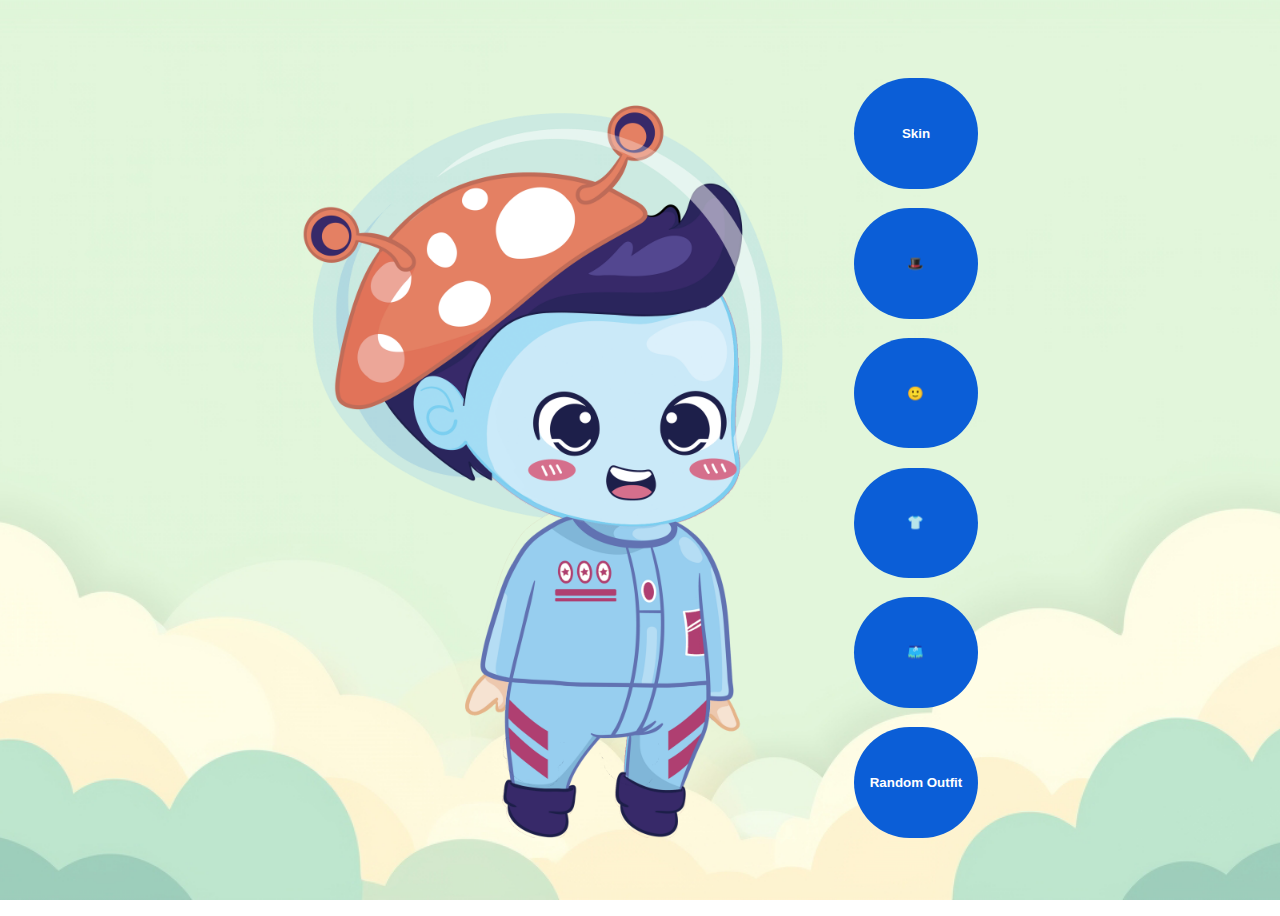
<file: minigame/cosmetic2.html>
<!--
  Neramit Dai Mai Co., Ltd.
  Minigame - Cosmetic2
  Version: 1.0.0
-->

<!DOCTYPE html>
<html lang="en">
<head>
<meta charset="UTF-8" />
<title>COSMETIC</title>

<style>
body {
  font-family: system-ui, sans-serif;
  background-image: url("../image/BG3.png");
  background-size: cover;
  background-position: bottom;
  background-attachment: fixed;
  display: grid;
  place-items: center;
  min-height: 100vh;
}

.game-wrap {
  display: flex;
  gap: 2rem;
}

/* Character Stage */
.character {
  position: relative;
  width: 520px;
  height: 760px;
}

.character img {
  position: absolute;
  inset: 0;
  width: 100%;
  height: 100%;
  object-fit: contain;
  pointer-events: none;
}

.layer {
  position: absolute;
  top: 0;
  left: 0;
  width: 100%;
  pointer-events: none;
}

.base  { z-index: 1; }
.short { z-index: 2; }
.shirt { z-index: 3; }
.face  { z-index: 4; }
.hat   { z-index: 5; }

/* Controls */
.controls {
  display: grid;
  gap: clamp(1rem, 1.5vw, 4rem);
}

.controls button {
  padding: 0.6rem 1rem;
  border-radius: 999px;
  border: none;
  background: #0b5ed7;
  color: white;
  cursor: pointer;
  font-weight: 600;
}

.controls button:hover {
  background: #094bb3;
}

@media (max-width: 720px) {
.character {
    width: 260px;
    height: 380px;
    }
}

@media (max-width: 450px) {
.character {
    width: 195px;
    height: 310px;
    }
}

</style>
</head>

<body>

<div class="game-wrap">

  <!-- CHARACTER -->
  <div class="character">
    <img src="../image/cosmetic/base/Base_02.png" alt="base girl" class="layer base" id="base_02">
    <img src="../image/cosmetic/base/Base_01.png" alt="base boy" class="layer base" id="base_01">

    <!-- LAYER ORDER -->
    <img id="shirt" src="../image/cosmetic/itm1200.png" class="layer shirt">
    <img id="short" src="../image/cosmetic/itm1300.png" class="layer short">
    <img id="face"  src="../image/cosmetic/itm1100.png" class="layer face">
    <img id="hat"   src="../image/cosmetic/itm1000.png" class="layer hat">
  </div>

  <!-- CONTROLS -->
  <div class="controls">
    <button onclick="toggleBase()">Skin</button>

    <button onclick="randomItem('hat')">🎩</button>
    <button onclick="randomItem('face')">🙂 </button>
    <button onclick="randomItem('shirt')">👕 </button>
    <button onclick="randomItem('short')">🩳 </button>

    <button onclick="randomAll()">Random Outfit</button>
  </div>

</div>

<script>
const BASE_PATH = '../image/cosmetic/';
const BASE_CHAR_PATH = '../image/cosmetic/base/';

const items = {
  base: [
    BASE_CHAR_PATH + 'Base_01.png',
    BASE_CHAR_PATH + 'Base_02.png'
     ],
  hat: [
    BASE_PATH + 'itm1000.png',
    BASE_PATH + 'itm1001.png',
    BASE_PATH + 'itm1002.png',
    BASE_PATH + 'itm1003.png',
    BASE_PATH + 'itm1004.png',
    BASE_PATH + 'itm1005.png',
    BASE_PATH + 'itm1006.png',
    BASE_PATH + 'itm1007.png',
    BASE_PATH + 'itm1008.png',
    BASE_PATH + 'itm1009.png',
    BASE_PATH + 'itm1010.png',
    BASE_PATH + 'itm1011.png',
    BASE_PATH + 'itm1012.png',
    BASE_PATH + 'itm1013.png',
    BASE_PATH + 'itm1014.png',
    BASE_PATH + 'itm1015.png',
    BASE_PATH + 'itm1016.png',
    BASE_PATH + 'itm1017.png',
    BASE_PATH + 'itm1018.png',
    BASE_PATH + 'itm1019.png',
    BASE_PATH + 'itm1020.png',
    BASE_PATH + 'itm1021.png',
    BASE_PATH + 'itm1022.png',
    BASE_PATH + 'itm1023.png',
    BASE_PATH + 'itm1024.png'
  ],
  face: [
    BASE_PATH + 'itm1100.png',
    BASE_PATH + 'itm1101.png',
    BASE_PATH + 'itm1102.png',
    BASE_PATH + 'itm1103.png',
    BASE_PATH + 'itm1104.png',
    BASE_PATH + 'itm1105.png',
    BASE_PATH + 'itm1106.png',
    BASE_PATH + 'itm1107.png'
  ],
  shirt: [
    BASE_PATH + 'itm1200.png',
    BASE_PATH + 'itm1201.png',
    BASE_PATH + 'itm1202.png',
    BASE_PATH + 'itm1203.png',
    BASE_PATH + 'itm1204.png',
    BASE_PATH + 'itm1205.png',
    BASE_PATH + 'itm1206.png',
    BASE_PATH + 'itm1207.png',
    BASE_PATH + 'itm1208.png',
    BASE_PATH + 'itm1209.png',
    BASE_PATH + 'itm1210.png'
  ],
  short: [
    BASE_PATH + 'itm1300.png',
    BASE_PATH + 'itm1301.png',
    BASE_PATH + 'itm1302.png',
    BASE_PATH + 'itm1303.png',
    BASE_PATH + 'itm1304.png',
    BASE_PATH + 'itm1305.png',
    BASE_PATH + 'itm1306.png',
    BASE_PATH + 'itm1307.png',
    BASE_PATH + 'itm1308.png',
    BASE_PATH + 'itm1309.png',
    BASE_PATH + 'itm1310.png',
    BASE_PATH + 'itm1311.png',
    BASE_PATH + 'itm1312.png',
    BASE_PATH + 'itm1313.png',
    BASE_PATH + 'itm1314.png'
  ]
};

const index = {
  base: 0,
  hat: 0,
  face: 0,
  shirt: 0,
  short: 0
};

function randomItem(type) {
  const layer = document.getElementById(type);

  if (!layer || items[type].length === 0) return;

  let newIndex;
  do {
    newIndex = Math.floor(Math.random() * items[type].length);
  } while (newIndex === index[type]);

  index[type] = newIndex;

  // 🔥 FORCE visibility back on
  layer.style.opacity = 1;
  layer.style.display = 'block';
  layer.style.visibility = 'visible';

  layer.src = items[type][index[type]];
}

function randomAll() {
  ['hat', 'face', 'shirt', 'short'].forEach(type => {
    randomItem(type);
  });
}

function toggleBase() {
  index.base = (index.base + 1) % items.base.length;
  document.getElementById('base_01').style.display = index.base === 0 ? 'block' : 'none';
  document.getElementById('base_02').style.display = index.base === 1 ? 'block' : 'none';
}

localStorage.setItem('outfit', JSON.stringify(index));
</script>

</body>
</html>
</file>
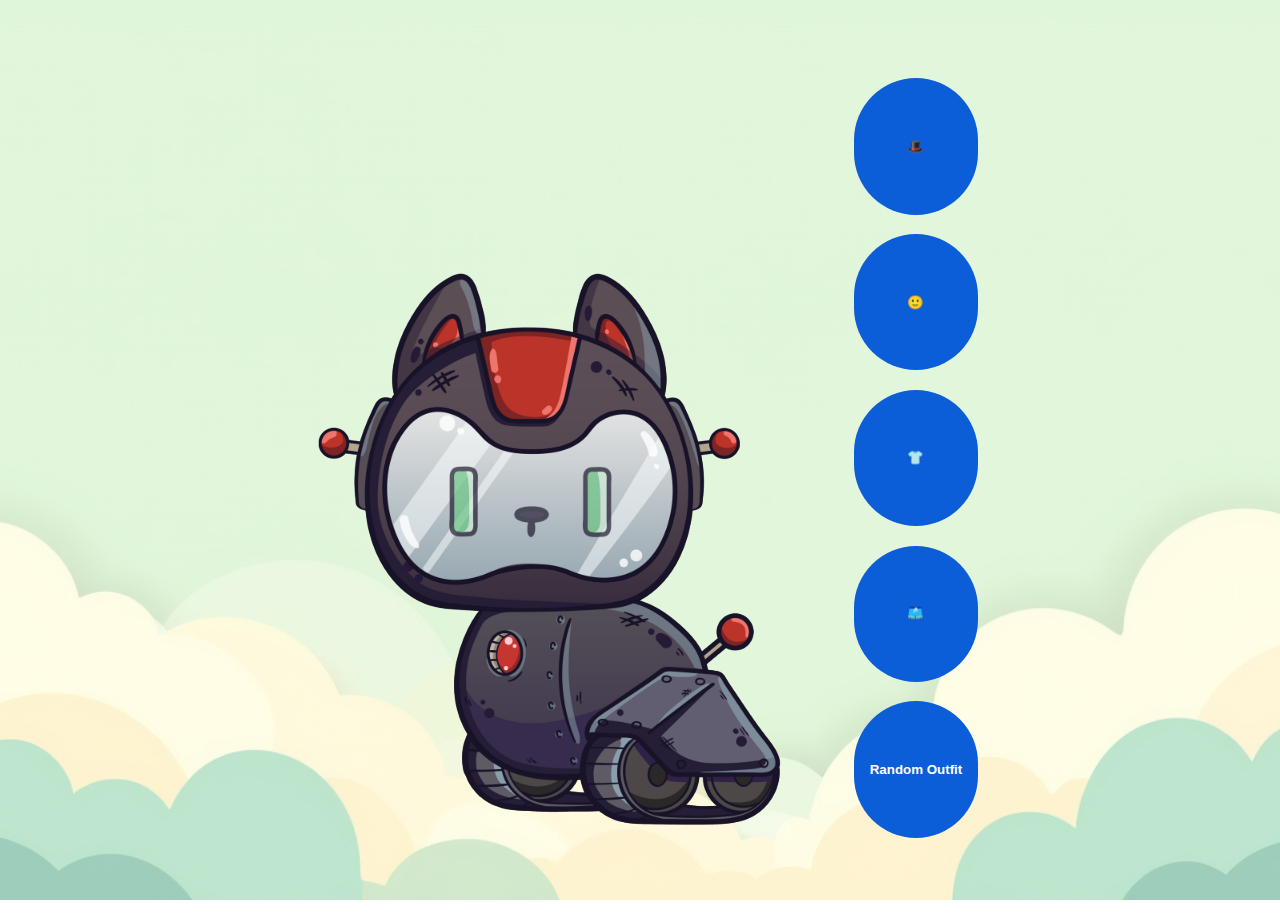
<file: minigame/cosmetic3.html>
<!--
  Neramit Dai Mai Co., Ltd.
  Minigame - Cosmetic3
  Version: 1.0.0
-->

<!DOCTYPE html>
<html lang="en">
<head>
<meta charset="UTF-8" />
<title>COSMETIC</title>

<style>
body {
  font-family: system-ui, sans-serif;
  background-image: url("../image/BG3.png");
  background-size: cover;
  background-position: bottom;
  background-attachment: fixed;
  display: grid;
  place-items: center;
  min-height: 100vh;
}

.game-wrap {
  display: flex;
  gap: 2rem;
}

/* Character Stage */
.character {
  position: relative;
  width: 520px;
  height: 760px;
}

.character img {
  position: absolute;
  inset: 0;
  width: 100%;
  height: 100%;
  object-fit: contain;
  pointer-events: none;
}

.layer {
  position: absolute;
  top: 0;
  left: 0;
  width: 100%;
  pointer-events: none;
}

.base  { z-index: 1; }
.shirt { z-index: 2; }
.short { z-index: 3; }
.hat   { z-index: 4; }
.face  { z-index: 5; }

/* Controls */
.controls {
  display: grid;
  gap: clamp(1rem, 1.5vw, 4rem);
}

.controls button {
  padding: 0.6rem 1rem;
  border-radius: 999px;
  border: none;
  background: #0b5ed7;
  color: white;
  cursor: pointer;
  font-weight: 600;
}

.controls button:hover {
  background: #094bb3;
}

@media (max-width: 720px) {
.character {
    width: 260px;
    height: 380px;
    }
}

@media (max-width: 450px) {
.character {
    width: 195px;
    height: 310px;
    }
}

</style>
</head>

<body>

<div class="game-wrap">

  <!-- CHARACTER -->
  <div class="character">
    <img src="../image/cosmetic/base/Base_03.png" alt="base robot" class="layer base" id="base_03">

    <!-- LAYER ORDER -->
    <img id="short" src="../image/cosmetic/itm2300.png" class="layer short">
    <img id="shirt" src="../image/cosmetic/itm2200.png" class="layer shirt">
    <img id="face"  src="../image/cosmetic/itm2100.png" class="layer face">
    <img id="hat"   src="../image/cosmetic/itm2000.png" class="layer hat">
  </div>

  <!-- CONTROLS -->
  <div class="controls">

    <button onclick="randomItem('hat')">🎩</button>
    <button onclick="randomItem('face')">🙂 </button>
    <button onclick="randomItem('shirt')">👕 </button>
    <button onclick="randomItem('short')">🩳 </button>

    <button onclick="randomAll()">Random Outfit</button>
  </div>

</div>

<script>
const BASE_PATH = '../image/cosmetic/';
const BASE_CHAR_PATH = '../image/cosmetic/base/';

const items = {
  base: [
    BASE_CHAR_PATH + 'Base_03.png'
     ],
  hat: [
    BASE_PATH + 'itm2000.png',
    BASE_PATH + 'itm2001.png',
    BASE_PATH + 'itm2002.png',
    BASE_PATH + 'itm2003.png',
    BASE_PATH + 'itm2004.png',
    BASE_PATH + 'itm2005.png'
  ],
  face: [
    BASE_PATH + 'itm2100.png',
    BASE_PATH + 'itm2101.png',
    BASE_PATH + 'itm2102.png',
    BASE_PATH + 'itm2103.png',
    BASE_PATH + 'itm2104.png',
    BASE_PATH + 'itm2105.png',
    BASE_PATH + 'itm2106.png',
    BASE_PATH + 'itm2107.png',
    BASE_PATH + 'itm2108.png'
  ],
  shirt: [
    BASE_PATH + 'itm2200.png',
    BASE_PATH + 'itm2201.png',
    BASE_PATH + 'itm2202.png',
    BASE_PATH + 'itm2203.png',
    BASE_PATH + 'itm2204.png',
    BASE_PATH + 'itm2205.png'
  ],
  short: [
    BASE_PATH + 'itm2300.png',
    BASE_PATH + 'itm2301.png',
    BASE_PATH + 'itm2302.png',
    BASE_PATH + 'itm2303.png',
    BASE_PATH + 'itm2304.png',
    BASE_PATH + 'itm2305.png'
  ]
};

const index = {
  base: 0,
  hat: 0,
  face: 0,
  shirt: 0,
  short: 0
};

function randomItem(type) {
  const layer = document.getElementById(type);

  if (!layer || items[type].length === 0) return;

  let newIndex;
  do {
    newIndex = Math.floor(Math.random() * items[type].length);
  } while (newIndex === index[type]);

  index[type] = newIndex;

  // 🔥 FORCE visibility back on
  layer.style.opacity = 1;
  layer.style.display = 'block';
  layer.style.visibility = 'visible';

  layer.src = items[type][index[type]];
}

function randomAll() {
  ['hat', 'face', 'shirt', 'short'].forEach(type => {
    randomItem(type);
  });
}

function toggleBase() {
  index.base = (index.base + 1) % items.base.length;
  document.getElementById('base_01').style.display = index.base === 0 ? 'block' : 'none';
  document.getElementById('base_02').style.display = index.base === 1 ? 'block' : 'none';
}

localStorage.setItem('outfit', JSON.stringify(index));
</script>

</body>
</html>
</file>
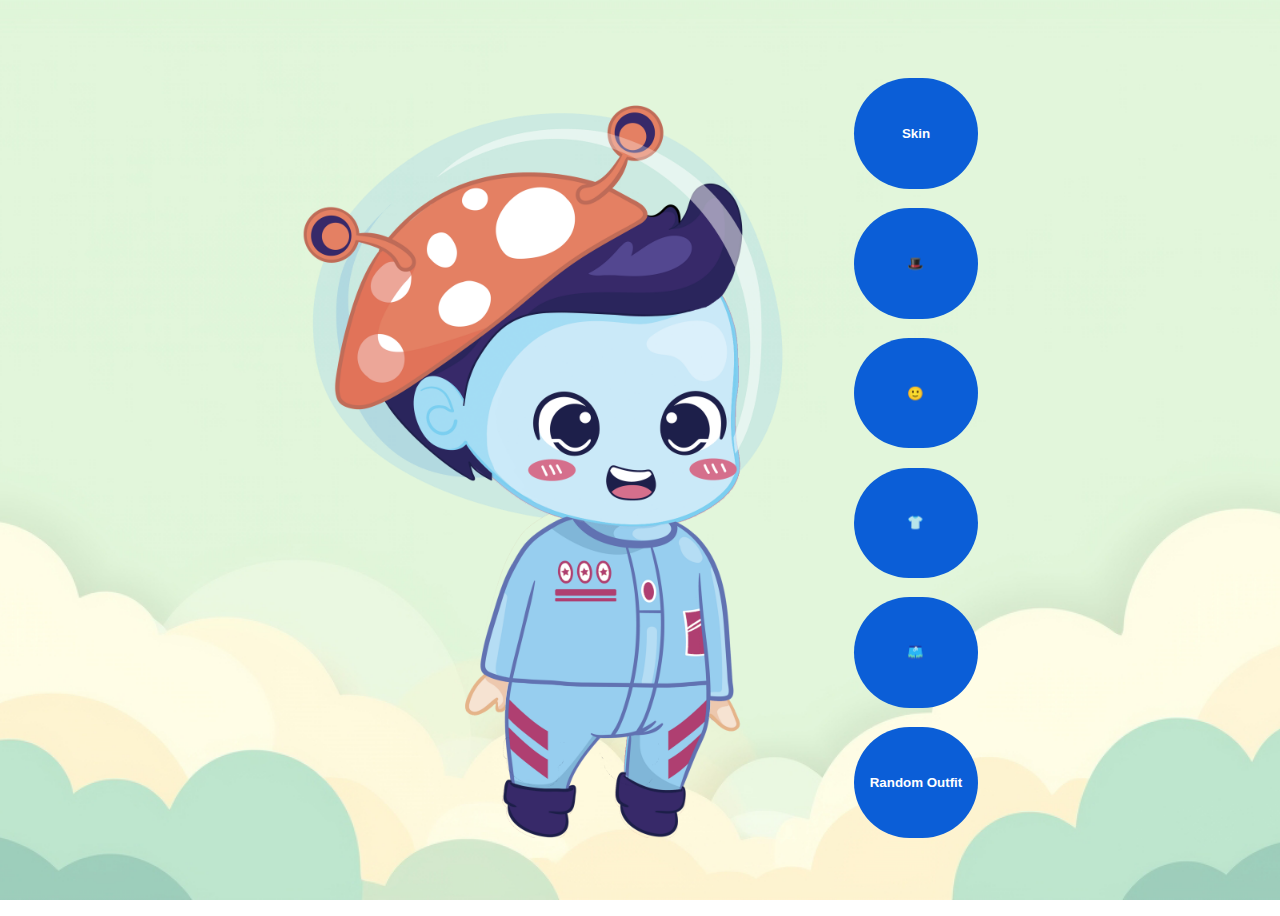
<file: minigame/cosmetic4.html>
<!--
  Neramit Dai Mai Co., Ltd.
  Minigame - Cosmetic2
  Version: 1.0.0
-->

<!DOCTYPE html>
<html lang="en">
<head>
<meta charset="UTF-8" />
<title>COSMETIC</title>

<style>
body {
  font-family: system-ui, sans-serif;
  background-image: url("../image/BG3.png");
  background-size: cover;
  background-position: bottom;
  background-attachment: fixed;
  display: grid;
  place-items: center;
  min-height: 100vh;
}

.game-wrap {
  display: flex;
  gap: 2rem;
}

/* Character Stage */
.character {
  position: relative;
  width: 520px;
  height: 760px;
}

.character img {
  position: absolute;
  inset: 0;
  width: 100%;
  height: 100%;
  object-fit: contain;
  pointer-events: none;
}

.layer {
  position: absolute;
  top: 0;
  left: 0;
  width: 100%;
  pointer-events: none;
}

.base  { z-index: 1; }
.short { z-index: 2; }
.shirt { z-index: 3; }
.face  { z-index: 4; }
.hat   { z-index: 5; }

/* Controls */
.controls {
  display: grid;
  gap: clamp(1rem, 1.5vw, 4rem);
}

.controls button {
  padding: 0.6rem 1rem;
  border-radius: 999px;
  border: none;
  background: #0b5ed7;
  color: white;
  cursor: pointer;
  font-weight: 600;
}

.controls button:hover {
  background: #094bb3;
}

@media (max-width: 720px) {
.character {
    width: 260px;
    height: 380px;
    }
}

@media (max-width: 450px) {
.character {
    width: 195px;
    height: 310px;
    }
}

</style>
</head>

<body>

<div class="game-wrap">

  <!-- CHARACTER -->
  <div class="character">
    <img src="../image/cosmetic/base/Base_02.png" alt="base girl" class="layer base" id="base_02">
    <img src="../image/cosmetic/base/Base_01.png" alt="base boy" class="layer base" id="base_01">

    <!-- LAYER ORDER -->
    <img id="shirt" src="../image/cosmetic/itm1200.png" class="layer shirt">
    <img id="short" src="../image/cosmetic/itm1300.png" class="layer short">
    <img id="face"  src="../image/cosmetic/itm1100.png" class="layer face">
    <img id="hat"   src="../image/cosmetic/itm1000.png" class="layer hat">
  </div>

  <!-- CONTROLS -->
  <div class="controls">
    <button onclick="toggleBase()">Skin</button>

    <button onclick="randomItem('hat')">🎩</button>
    <button onclick="randomItem('face')">🙂 </button>
    <button onclick="randomItem('shirt')">👕 </button>
    <button onclick="randomItem('short')">🩳 </button>

    <button onclick="randomAll()">Random Outfit</button>
  </div>

</div>

<script>
const BASE_PATH = '../image/cosmetic/';
const BASE_CHAR_PATH = '../image/cosmetic/base/';

const items = {
  base: [
    BASE_CHAR_PATH + 'Base_01.png',
    BASE_CHAR_PATH + 'Base_02.png'
     ],
  hat: [
    BASE_PATH + 'itm1025.png',
    BASE_PATH + 'itm1026.png',
    BASE_PATH + 'itm1027.png',
    BASE_PATH + 'itm1028.png',
    BASE_PATH + 'itm1029.png',
    BASE_PATH + 'itm1030.png'
  ],
  face: [
    BASE_PATH + 'itm1108.png',
    BASE_PATH + 'itm1109.png',
    BASE_PATH + 'itm1110.png'
  ],
  shirt: [
    BASE_PATH + 'itm1211.png',
    BASE_PATH + 'itm1212.png',
    BASE_PATH + 'itm1213.png',
    BASE_PATH + 'itm1214.png',
    BASE_PATH + 'itm1215.png',
    BASE_PATH + 'itm1216.png'
  ],
  short: [
    BASE_PATH + 'itm1315.png',
    BASE_PATH + 'itm1316.png',
    BASE_PATH + 'itm1317.png',
    BASE_PATH + 'itm1318.png',
    BASE_PATH + 'itm1319.png',
    BASE_PATH + 'itm1320.png'
  ]
};

const index = {
  base: 0,
  hat: 0,
  face: 0,
  shirt: 0,
  short: 0
};

function randomItem(type) {
  const layer = document.getElementById(type);

  if (!layer || items[type].length === 0) return;

  let newIndex;
  do {
    newIndex = Math.floor(Math.random() * items[type].length);
  } while (newIndex === index[type]);

  index[type] = newIndex;

  // 🔥 FORCE visibility back on
  layer.style.opacity = 1;
  layer.style.display = 'block';
  layer.style.visibility = 'visible';

  layer.src = items[type][index[type]];
}

function randomAll() {
  ['hat', 'face', 'shirt', 'short'].forEach(type => {
    randomItem(type);
  });
}

function toggleBase() {
  index.base = (index.base + 1) % items.base.length;
  document.getElementById('base_01').style.display = index.base === 0 ? 'block' : 'none';
  document.getElementById('base_02').style.display = index.base === 1 ? 'block' : 'none';
}

localStorage.setItem('outfit', JSON.stringify(index));
</script>

</body>
</html>
</file>
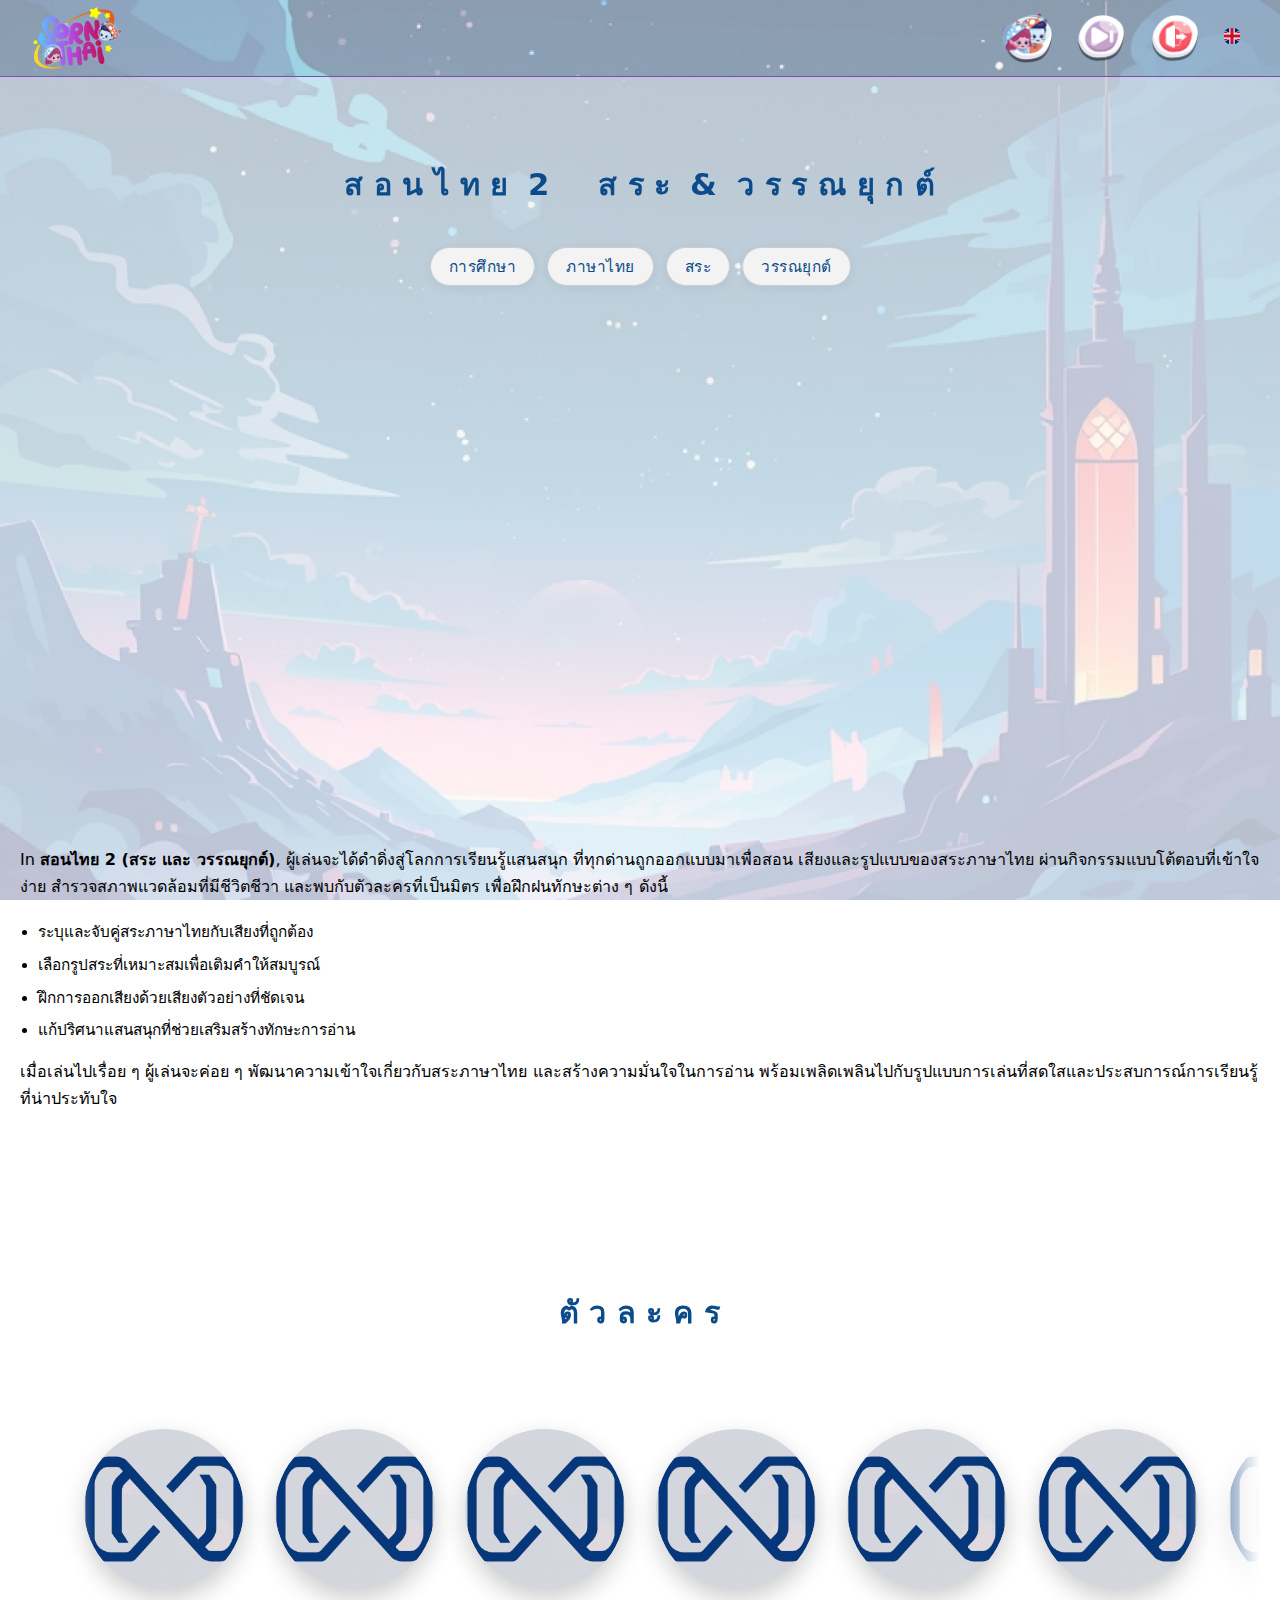
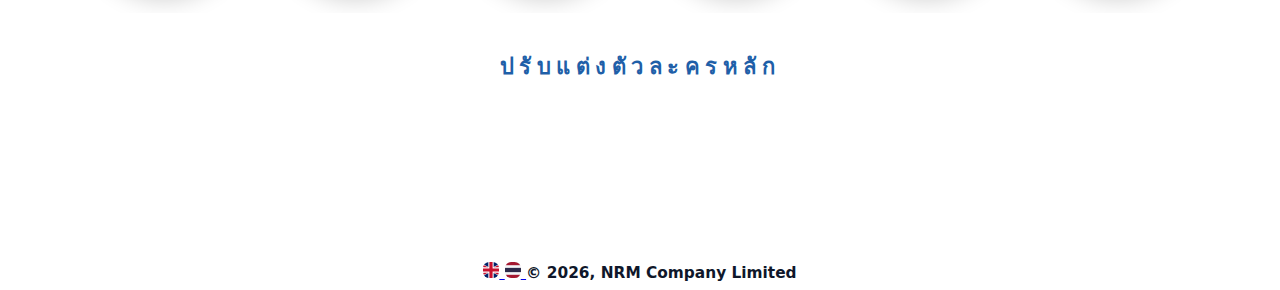
<file: showcase/sornthai2-th.html>
<!--
  Neramit Dai Mai Co., Ltd.
  SORNTHAI 2 Showcase Page
  Version: 0.0.2
-->

<!DOCTYPE html>
<html lang="en">
<head>
  <meta charset="UTF-8" />
  <title>ผลงาน - สอนไทย 2</title>
  <meta name="viewport" content="width=device-width, initial-scale=1.0" />
  <link rel="stylesheet" href="../css/main-components.css">
  <link rel="stylesheet" href="../css/main-style.css">
  <link rel="stylesheet" href="../css/sornthai.css" />
</head>
<body>
<!-- NAVBAR -->
<header class="navbar">
  <div class="container nav-inner">
    <!-- LOGO -->
    <a href="#home" class="nav-logo">
      <img src="../image/logo/sorn2.png" alt="Sornthai 2 Logo" class="brand-logo" id="brandlogo">
    </a>
    <!-- NAV LINKS -->
    <nav class="nav-links">

      <a href="#characters" class="nav-btn">
        <img src="../image/button/button_character_active.png" alt="characters">
      </a>

      <a href="https://www.youtube.com/watch?v=jJg9jOYxNSQ" class="nav-btn">
        <img src="../image/button/button_skip_active.png" alt="videos">
      </a>

      <a href="/" class="nav-btn">
        <img src="../image/button/button_logout_active.png" alt="quit">
      </a>

      <!-- LANGUAGE SWITCH -->
      <a href="../showcase/sornthai2.html">
        <span class="lang-icon en" title="English"></span>
      </a>
    </nav>
  </div>
</header>

<main class="container">
<!-- ABOUT -->
<section id="about" class="section">
  <h2 class="section-title">
        <span class="letter" draggable="true">ส</span>
        <span class="letter" draggable="true">อ</span>
        <span class="letter" draggable="true">น</span>
        <span class="letter" draggable="true">ไ</span>
        <span class="letter" draggable="true">ท</span>
        <span class="letter" draggable="true">ย</span>
        <span class="letter" draggable="true"> </span>
        <span class="letter" draggable="true">2</span>
        <span class="letter" draggable="true"> </span>
        <span class="letter" draggable="true"> </span>
        <span class="letter" draggable="true"> </span>
        <span class="letter" draggable="true"> </span>
        <span class="letter" draggable="true">ส</span>
        <span class="letter" draggable="true">ร</span>
        <span class="letter" draggable="true">ะ</span>
        <span class="letter" draggable="true"> </span>
        <span class="letter" draggable="true">&</span>
        <span class="letter" draggable="true"> </span>
        <span class="letter" draggable="true">ว</span>
        <span class="letter" draggable="true">ร</span>
        <span class="letter" draggable="true">ร</span>
        <span class="letter" draggable="true">ณ</span>
        <span class="letter" draggable="true">ยุ</span>
        <span class="letter" draggable="true">ก</span>
        <span class="letter" draggable="true">ต์</span>
  </h2>

  <div class="tags">
    <div class="tag">การศึกษา</div>
    <div class="tag">ภาษาไทย</div>
    <div class="tag">สระ</div>
    <div class="tag">วรรณยุกต์</div>
  </div>

<div class="video-wrapper">
  <iframe
    src="https://www.youtube.com/embed/jJg9jOYxNSQ"
    title="YouTube video"
    title="Sornthai (Vowels &amp; Tone) - Intro" 
    frameborder="0" 
    allow="accelerometer; autoplay; clipboard-write; encrypted-media; gyroscope; picture-in-picture; web-share" 
    referrerpolicy="strict-origin-when-cross-origin" 
    allowfullscreen>
  </iframe>
</div>

<p>
In <strong>สอนไทย 2 (สระ และ วรรณยุกต์)</strong>, ผู้เล่นจะได้ดำดิ่งสู่โลกการเรียนรู้แสนสนุก ที่ทุกด่านถูกออกแบบมาเพื่อสอน เสียงและรูปแบบของสระภาษาไทย ผ่านกิจกรรมแบบโต้ตอบที่เข้าใจง่าย
สำรวจสภาพแวดล้อมที่มีชีวิตชีวา และพบกับตัวละครที่เป็นมิตร เพื่อฝึกฝนทักษะต่าง ๆ ดังนี้
<ul class="feature-list">
  <li>ระบุและจับคู่สระภาษาไทยกับเสียงที่ถูกต้อง</li>
  <li>เลือกรูปสระที่เหมาะสมเพื่อเติมคำให้สมบูรณ์</li>
  <li>ฝึกการออกเสียงด้วยเสียงตัวอย่างที่ชัดเจน</li>
  <li>แก้ปริศนาแสนสนุกที่ช่วยเสริมสร้างทักษะการอ่าน</li>
</ul>
<p>
เมื่อเล่นไปเรื่อย ๆ ผู้เล่นจะค่อย ๆ พัฒนาความเข้าใจเกี่ยวกับสระภาษาไทย และสร้างความมั่นใจในการอ่าน พร้อมเพลิดเพลินไปกับรูปแบบการเล่นที่สดใสและประสบการณ์การเรียนรู้ที่น่าประทับใจ
</p>
</section>

<!-- CHARACTERS -->
<section id="characters" class="section">
  <h2 class="section-title">
        <span class="letter" draggable="true">ตั</span>
        <span class="letter" draggable="true">ว</span>
        <span class="letter" draggable="true">ล</span>
        <span class="letter" draggable="true">ะ</span>
        <span class="letter" draggable="true">ค</span>
        <span class="letter" draggable="true">ร</span>
  </h2>
  <div class="scroll-wrapper">
  
    <div class="scroll">

      <div class="scroll-item" data-name="xxx">
        <img src="../image/logo/0.png" alt="xxx">
      </div>

      <div class="scroll-item" data-name="xxx">
        <img src="../image/logo/0.png" alt="xxx">
      </div>

      <div class="scroll-item" data-name="xxx">
        <img src="../image/logo/0.png" alt="xxx">
      </div>

      <div class="scroll-item" data-name="xxx">
        <img src="../image/logo/0.png" alt="xxx">
      </div>

      <div class="scroll-item" data-name="xxx">
        <img src="../image/logo/0.png" alt="xxx">
      </div>

      <div class="scroll-item" data-name="xxx">
        <img src="../image/logo/0.png" alt="xxx">
      </div>

      <div class="scroll-item" data-name="xxx">
        <img src="../image/logo/0.png" alt="xxx">
      </div>

      <div class="scroll-item" data-name="xxx">
        <img src="../image/logo/0.png" alt="xxx">
      </div>

      <div class="scroll-item" data-name="xxx">
        <img src="../image/logo/0.png" alt="xxx">
      </div>

      <div class="scroll-item" data-name="xxx">
        <img src="../image/logo/0.png" alt="xxx">
      </div>

      <div class="scroll-item" data-name="xxx">
        <img src="../image/logo/0.png" alt="xxx">
      </div>

      <div class="scroll-item" data-name="xxx">
        <img src="../image/logo/0.png" alt="xxx">
      </div>

      <div class="scroll-item" data-name="xxx">
        <img src="../image/logo/0.png" alt="xxx">
      </div>

      </div>

    </div>

  </div>
  
  <h2 class="section-title">
    <button class="section-title-btn" onclick="openCosmetic()">ปรับแต่งตัวละครหลัก</button>
  </h2>
    <div id="cosmeticOverlay" class="overlay">
      <div class="overlay-content">
        <button class="overlay-close" onclick="closeCosmetic()">✕</button>

        <iframe
          src="../minigame/cosmetic2.html"
          class="overlay-iframe"
          frameborder="0"
          allowfullscreen
        ></iframe>
      </div>
    </div>
</section>

<!-- FOOTER -->
<footer class="footer">
      <a href="../showcase/sornthai2.html">
      <span class="lang-icon en" title="English"></span>
      </a>
      <a href="../showcase/sornthai2-th.html">
      <span class="lang-icon th" title="ภาษาไทย"></span>
      </a>
  © 2026, NRM Company Limited
</footer>

</body>
<script>
  (function () {
    const letters = document.querySelectorAll(".letter");

    const FLEE_RADIUS = 80;
    const MAX_MOVE = 60;

    document.addEventListener("mousemove", (e) => {
      const mouseX = e.clientX;
      const mouseY = e.clientY;

      letters.forEach(letter => {
        const rect = letter.getBoundingClientRect();
        const cx = rect.left + rect.width / 2;
        const cy = rect.top + rect.height / 2;

        const dx = cx - mouseX;
        const dy = cy - mouseY;
        const distance = Math.hypot(dx, dy);

        if (distance < FLEE_RADIUS) {
          const strength = (FLEE_RADIUS - distance) / FLEE_RADIUS;

          const moveX = (dx / distance) * strength * MAX_MOVE;
          const moveY = (dy / distance) * strength * MAX_MOVE;

          letter.style.transform =
            `translate(${moveX}px, ${moveY}px)`;
        } else {
          letter.style.transform = "translate(0, 0)";
        }
      });
    });
  })();

  const slider = document.querySelector(".scroll");
  let isDown = false;
  let startX;
  let scrollLeft;
  slider.addEventListener("mousedown", (e) => {
    isDown = true;
    slider.classList.add("dragging");
    startX = e.pageX - slider.offsetLeft;
    scrollLeft = slider.scrollLeft;
  });
  slider.addEventListener("mouseleave", () => {
    isDown = false;
    slider.classList.remove("dragging");
  });
  slider.addEventListener("mouseup", () => {
    isDown = false;
    slider.classList.remove("dragging");
  });
  slider.addEventListener("mousemove", (e) => {
    if (!isDown) return;
    e.preventDefault();
    const x = e.pageX - slider.offsetLeft;
    const walk = (x - startX) * 1.6;
    slider.scrollLeft = scrollLeft - walk;
  });


function openCosmetic() {
  document.body.style.overflow = 'hidden';
  document.getElementById('cosmeticOverlay').classList.add('show');
}
function closeCosmetic() {
  document.body.style.overflow = '';
  document.getElementById('cosmeticOverlay').classList.remove('show');
}


document.getElementById('cosmeticOverlay')
  .addEventListener('click', e => {
    if (e.target.id === 'cosmeticOverlay') closeCosmetic();
  });


</script>
</html>
</file>
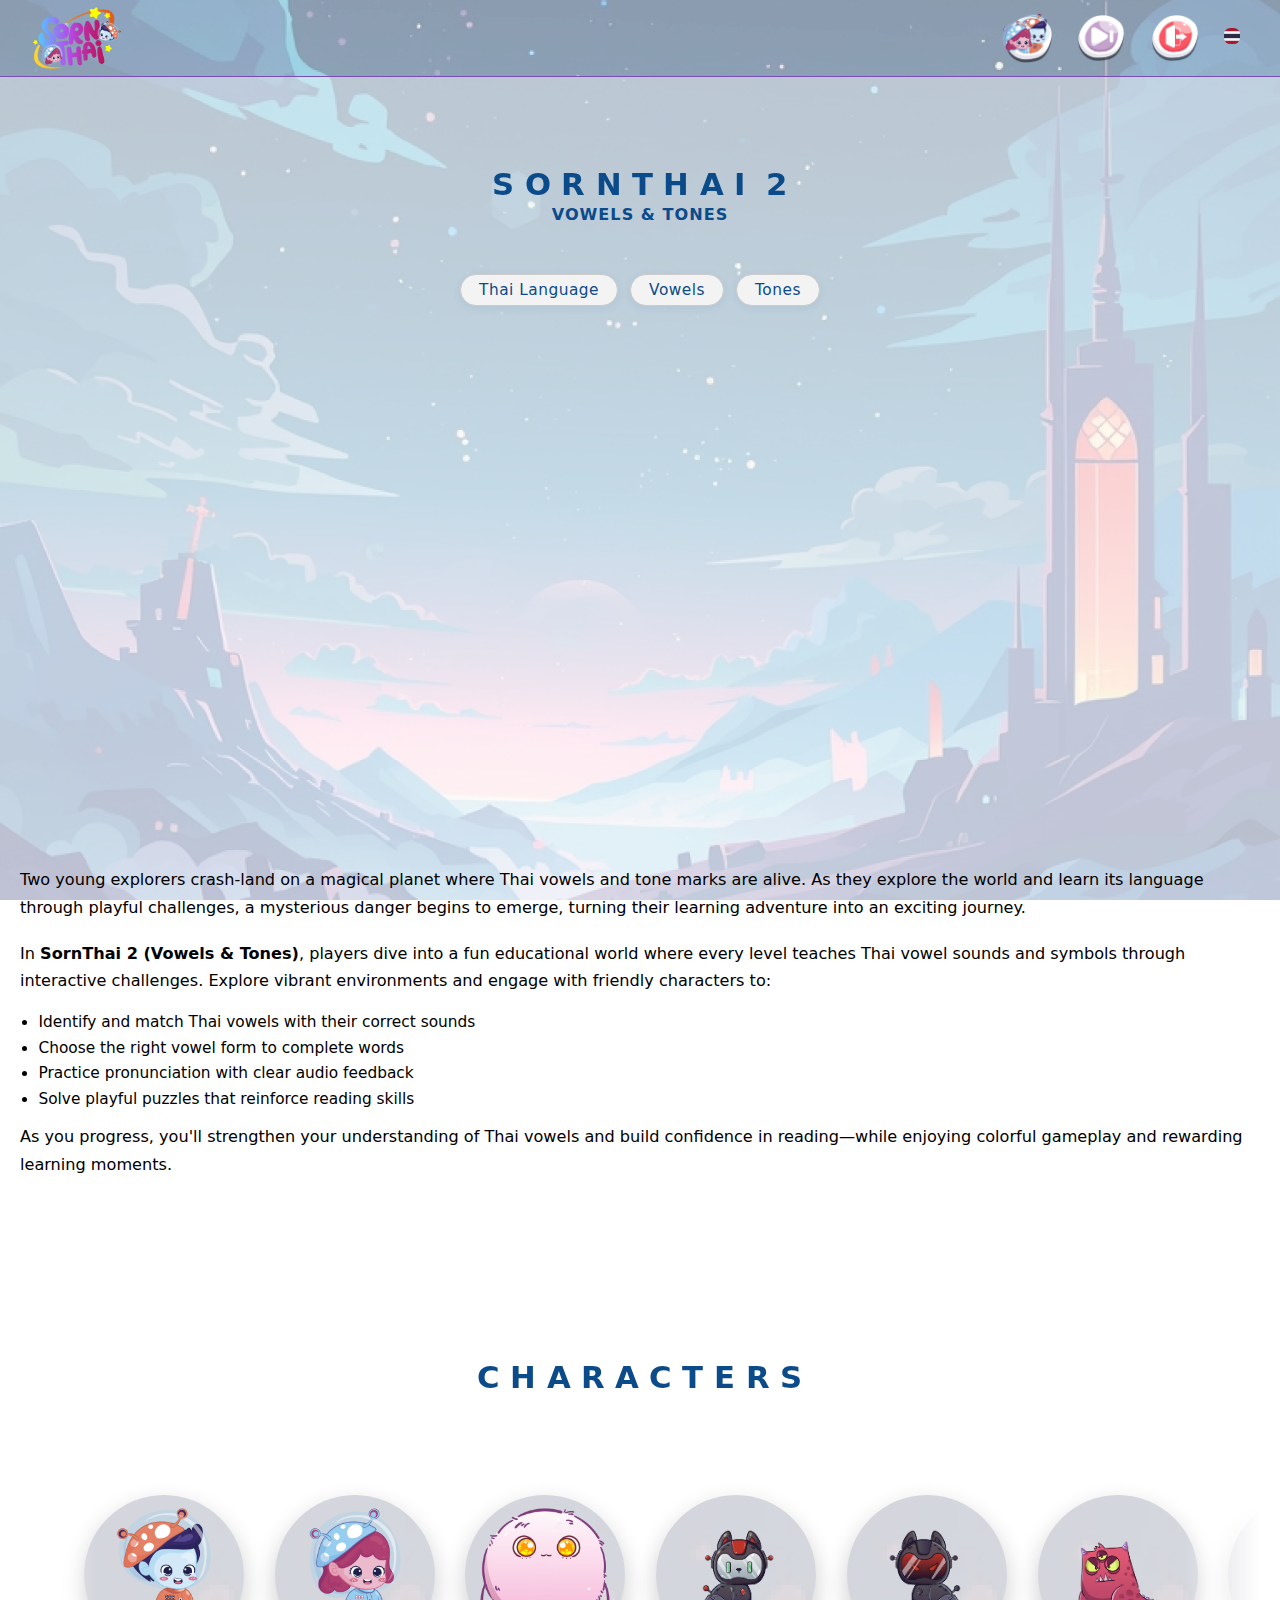
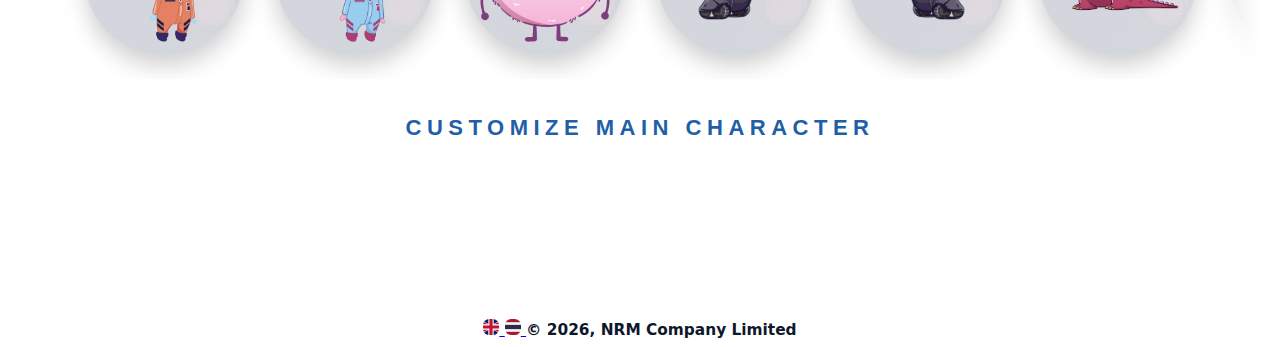
<file: showcase/sornthai2.html>
<!--
  Neramit Dai Mai Co., Ltd.
  SORNTHAI 2 Showcase Page
  Version: 0.2.0
-->

<!DOCTYPE html>
<html lang="en">
<head>
  <meta charset="UTF-8" />
  <title>Showcase - SORNTHAI 2</title>
  <meta name="viewport" content="width=device-width, initial-scale=1.0" />
  <link rel="stylesheet" href="../css/main-components.css">
  <link rel="stylesheet" href="../css/main-style.css">
  <link rel="stylesheet" href="../css/sornthai.css" />
</head>
<body>
<!-- NAVBAR -->
<header class="navbar">
  <div class="container nav-inner">
    <!-- LOGO -->
    <a href="#home" class="nav-logo">
      <img src="../image/logo/sorn2.png" alt="Sornthai 2 Logo" class="brand-logo" id="brandlogo">
    </a>
    <!-- NAV LINKS -->
    <nav class="nav-links">

      <a href="#characters" class="nav-btn">
        <img src="../image/button/button_character_active.png" alt="characters">
      </a>

      <a href="https://www.youtube.com/watch?v=jJg9jOYxNSQ" class="nav-btn">
        <img src="../image/button/button_skip_active.png" alt="videos">
      </a>

      <a href="/" class="nav-btn">
        <img src="../image/button/button_logout_active.png" alt="quit">
      </a>

      <!-- LANGUAGE SWITCH -->
      <a href="../showcase/sornthai2-th.html">
        <span class="lang-icon th" title="ภาษาไทย"></span>
      </a>
    </nav>
  </div>
</header>

<main class="container">
<!-- ABOUT -->
<section id="about" class="section">
  <h2 class="section-title">
        <span class="letter" draggable="true">S</span>
        <span class="letter" draggable="true">O</span>
        <span class="letter" draggable="true">R</span>
        <span class="letter" draggable="true">N</span>
        <span class="letter" draggable="true">T</span>
        <span class="letter" draggable="true">H</span>
        <span class="letter" draggable="true">A</span>
        <span class="letter" draggable="true">I</span>
        <span class="letter" draggable="true"> </span>
        <span class="letter" draggable="true">2</span>
  <p>Vowels & Tones</p>
  </h2>

  <div class="tags">
    <div class="tag">Thai Language</div>
    <div class="tag">Vowels</div>
    <div class="tag">Tones</div>
  </div>

<div class="video-wrapper">
  <iframe
    src="https://www.youtube.com/embed/jJg9jOYxNSQ"
    title="YouTube video"
    title="Sornthai (Vowels &amp; Tone) - Intro" 
    frameborder="0" 
    allow="accelerometer; autoplay; clipboard-write; encrypted-media; gyroscope; picture-in-picture; web-share" 
    referrerpolicy="strict-origin-when-cross-origin" 
    allowfullscreen>
  </iframe>
</div>
<p>
Two young explorers crash-land on a magical planet where Thai vowels and tone marks are alive. As they explore the world and learn its language through playful challenges, a mysterious danger begins to emerge, turning their learning adventure into an exciting journey.
</p>
<p>
In <strong>SornThai 2 (Vowels & Tones)</strong>, players dive into a fun educational world where every level
teaches Thai vowel sounds and symbols through interactive challenges. Explore vibrant environments and engage with friendly characters to:
</p>
<ul class="feature-list">
  <li>Identify and match Thai vowels with their correct sounds</li>
  <li>Choose the right vowel form to complete words</li>
  <li>Practice pronunciation with clear audio feedback</li>
  <li>Solve playful puzzles that reinforce reading skills</li>
</ul>
<p>
As you progress, you'll strengthen your understanding of Thai vowels and build confidence
in reading—while enjoying colorful gameplay and rewarding learning moments.
</p>
</section>

<!-- CHARACTERS -->
<section id="characters" class="section">
  <h2 class="section-title">
        <span class="letter" draggable="true">C</span>
        <span class="letter" draggable="true">H</span>
        <span class="letter" draggable="true">A</span>
        <span class="letter" draggable="true">R</span>
        <span class="letter" draggable="true">A</span>
        <span class="letter" draggable="true">C</span>
        <span class="letter" draggable="true">T</span>
        <span class="letter" draggable="true">E</span>
        <span class="letter" draggable="true">R</span>
        <span class="letter" draggable="true">S</span>
  </h2>
  <div class="scroll-wrapper">
  
    <div class="scroll">

      <div class="scroll-item character-swap">
        <img src="../image/character/ch01.png" class="img-default" alt="">
        <img src="../image/character/ch.01_punch.gif" class="img-hover" alt="">
      </div>
   
      <div class="scroll-item character-swap">
        <img src="../image/character/ch02.png" class="img-default" alt="">
        <img src="../image/character/ch.02_cheer.gif" class="img-hover" alt="">
      </div>
     
      <div class="scroll-item">
        <img src="../image/character/ch05.3A.png" alt="">
      </div>

      <div class="scroll-item">
        <img src="../image/character/ch03-1.png" alt="">
      </div>

      <div class="scroll-item character-swap">
        <img src="../image/character/ch07.1.png" class="img-default" alt="">
        <img src="../image/character/ch07.2.png" class="img-hover" alt="">
      </div>

      <div class="scroll-item character-swap">
        <img src="../image/character/ch09.png" class="img-default" alt="">
        <img src="../image/character/ch.09_sweep.gif" class="img-hover" alt="">
      </div>
     
      <div class="scroll-item character-swap">
        <img src="../image/character/ch10.png" class="img-default" alt="">
        <img src="../image/character/ch.10_throw.gif" class="img-hover" alt="">
      </div>
     
      <div class="scroll-item character-swap">
        <img src="../image/character/ch04.png" class="img-default" alt="">
        <img src="../image/character/ch.04_raise.gif" class="img-hover" alt="">
      </div>
     
    </div>

  </div>
  
  <h2 class="section-title">
    <button class="section-title-btn" onclick="openCosmetic()">CUSTOMIZE MAIN CHARACTER</button>
  </h2>
    <div id="cosmeticOverlay" class="overlay">
      <div class="overlay-content">
        <button class="overlay-close" onclick="closeCosmetic()">✕</button>

        <iframe
          src="../minigame/cosmetic2.html"
          class="overlay-iframe"
          frameborder="0"
          allowfullscreen
        ></iframe>
      </div>
    </div>
</section>

<!-- FOOTER -->
<footer class="footer">
      <a href="../showcase/sornthai2.html">
      <span class="lang-icon en" title="English"></span>
      </a>
      <a href="../showcase/sornthai2-th.html">
      <span class="lang-icon th" title="ภาษาไทย"></span>
      </a>
  © 2026, NRM Company Limited
</footer>

</body>
<script>
  (function () {
    const letters = document.querySelectorAll(".letter");

    const FLEE_RADIUS = 80;
    const MAX_MOVE = 60;

    document.addEventListener("mousemove", (e) => {
      const mouseX = e.clientX;
      const mouseY = e.clientY;

      letters.forEach(letter => {
        const rect = letter.getBoundingClientRect();
        const cx = rect.left + rect.width / 2;
        const cy = rect.top + rect.height / 2;

        const dx = cx - mouseX;
        const dy = cy - mouseY;
        const distance = Math.hypot(dx, dy);

        if (distance < FLEE_RADIUS) {
          const strength = (FLEE_RADIUS - distance) / FLEE_RADIUS;

          const moveX = (dx / distance) * strength * MAX_MOVE;
          const moveY = (dy / distance) * strength * MAX_MOVE;

          letter.style.transform =
            `translate(${moveX}px, ${moveY}px)`;
        } else {
          letter.style.transform = "translate(0, 0)";
        }
      });
    });
  })();

function openCosmetic() {
  document.body.style.overflow = 'hidden';
  document.getElementById('cosmeticOverlay').classList.add('show');
}
function closeCosmetic() {
  document.body.style.overflow = '';
  document.getElementById('cosmeticOverlay').classList.remove('show');
}
document.getElementById('cosmeticOverlay')
  .addEventListener('click', e => {
    if (e.target.id === 'cosmeticOverlay') closeCosmetic();
  });

</script>
</html>
</file>
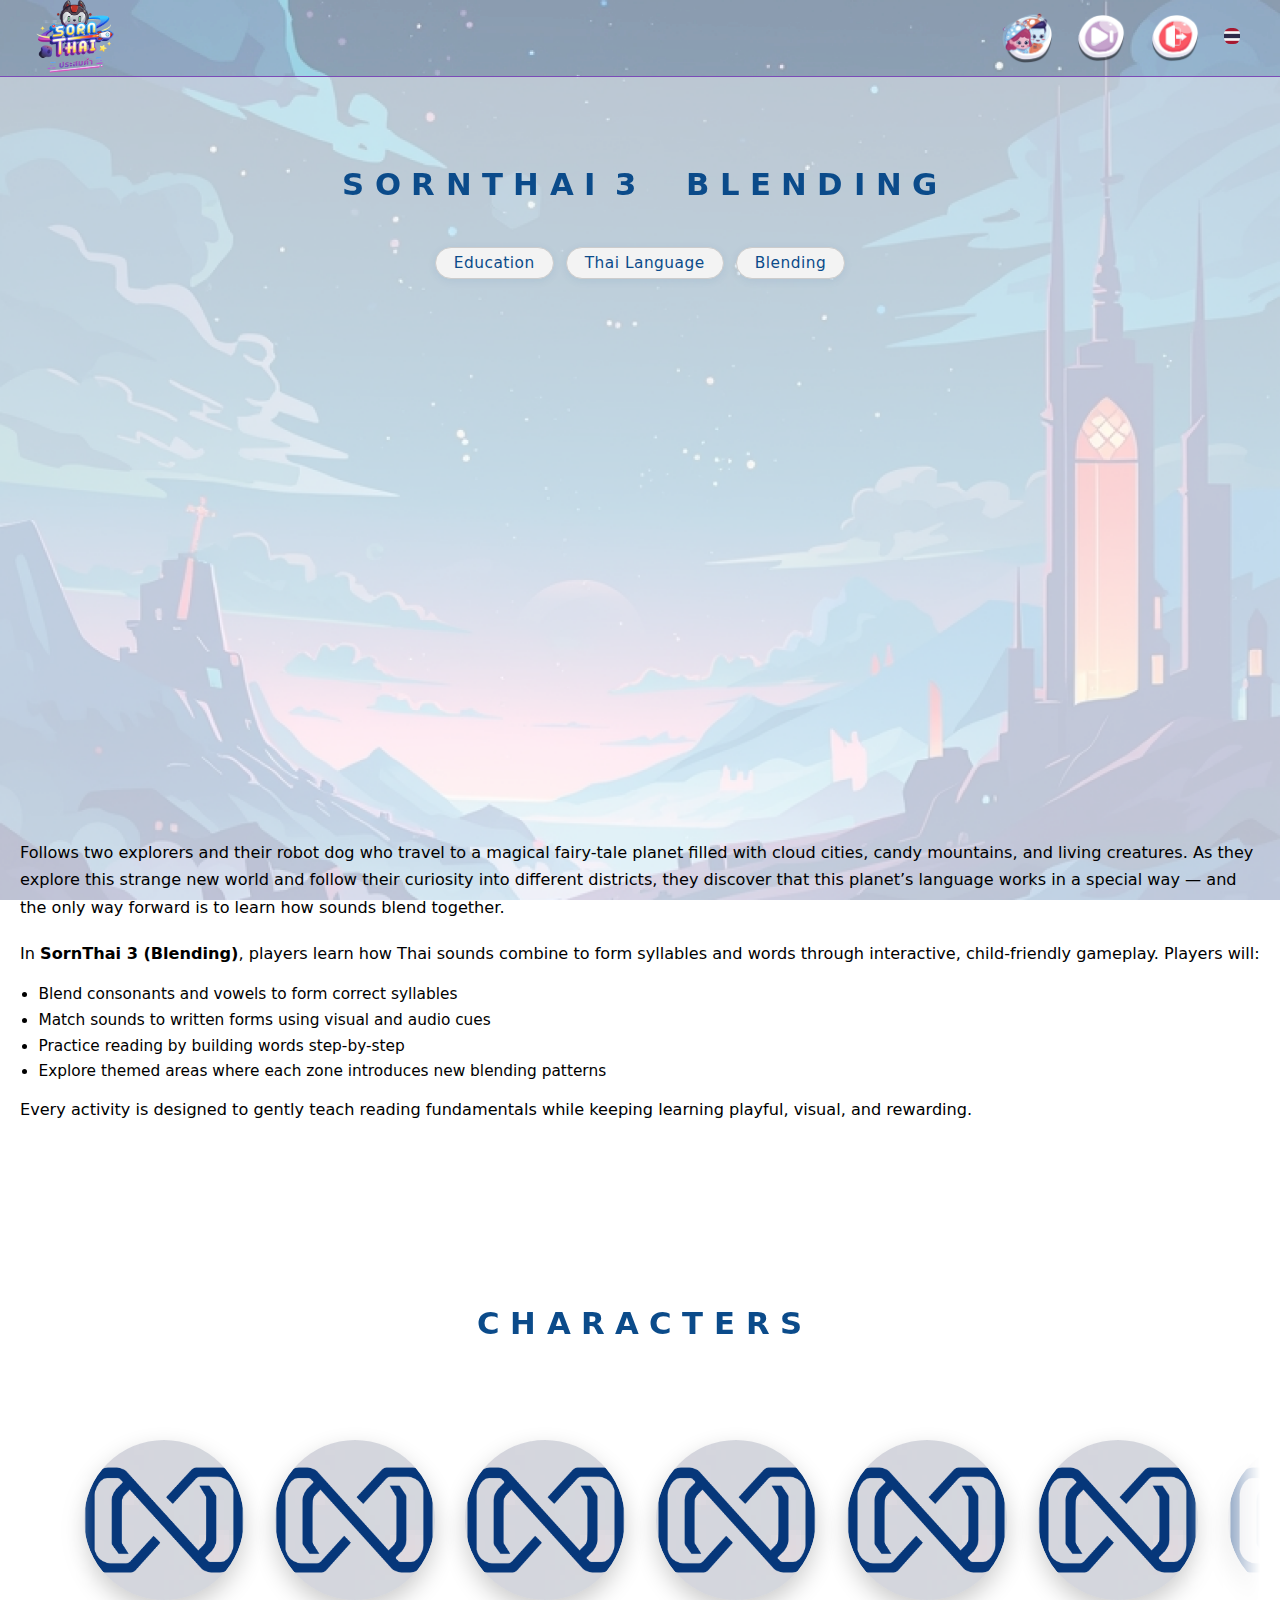
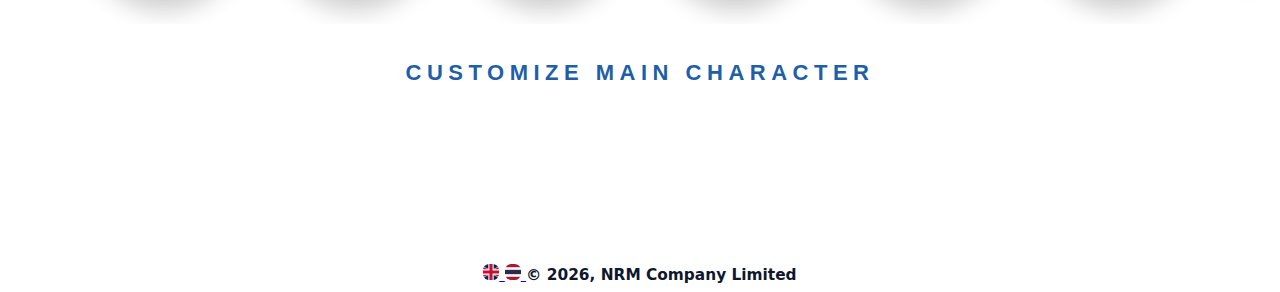
<file: showcase/sornthai3.html>
<!--
  Neramit Dai Mai Co., Ltd.
  SORNTHAI 2 Showcase Page
  Version: 0.2.0
-->

<!DOCTYPE html>
<html lang="en">
<head>
  <meta charset="UTF-8" />
  <title>Showcase - SORNTHAI 3</title>
  <meta name="viewport" content="width=device-width, initial-scale=1.0" />
  <link rel="stylesheet" href="../css/main-components.css">
  <link rel="stylesheet" href="../css/main-style.css">
  <link rel="stylesheet" href="../css/sornthai.css" />
</head>
<body>
<!-- NAVBAR -->
<header class="navbar">
  <div class="container nav-inner">
    <!-- LOGO -->
    <a href="#home" class="nav-logo">
      <img src="../image/logo/sorn3.png" alt="Sornthai 3 Logo" class="brand-logo" id="brandlogo">
    </a>
    <!-- NAV LINKS -->
    <nav class="nav-links">

      <a href="#characters" class="nav-btn">
        <img src="../image/button/button_character_active.png" alt="characters">
      </a>

      <a href="https://www.youtube.com/watch?v=jJg9jOYxNSQ" class="nav-btn">
        <img src="../image/button/button_skip_active.png" alt="videos">
      </a>

      <a href="/" class="nav-btn">
        <img src="../image/button/button_logout_active.png" alt="quit">
      </a>

      <!-- LANGUAGE SWITCH -->
      <a href="../showcase/sornthai3-th.html">
        <span class="lang-icon th" title="ภาษาไทย"></span>
      </a>
    </nav>
  </div>
</header>

<main class="container">
<!-- ABOUT -->
<section id="about" class="section">
  <h2 class="section-title">
        <span class="letter" draggable="true">S</span>
        <span class="letter" draggable="true">O</span>
        <span class="letter" draggable="true">R</span>
        <span class="letter" draggable="true">N</span>
        <span class="letter" draggable="true">T</span>
        <span class="letter" draggable="true">H</span>
        <span class="letter" draggable="true">A</span>
        <span class="letter" draggable="true">I</span>
        <span class="letter" draggable="true"> </span>
        <span class="letter" draggable="true">3</span>
        <span class="letter" draggable="true"> </span>
        <span class="letter" draggable="true"> </span>
        <span class="letter" draggable="true"> </span>
        <span class="letter" draggable="true"> </span>
        <span class="letter" draggable="true">B</span>
        <span class="letter" draggable="true">L</span>
        <span class="letter" draggable="true">E</span>
        <span class="letter" draggable="true">N</span>
        <span class="letter" draggable="true">D</span>
        <span class="letter" draggable="true">I</span>
        <span class="letter" draggable="true">N</span>
        <span class="letter" draggable="true">G</span>
  </h2>

  <div class="tags">
    <div class="tag">Education</div>
    <div class="tag">Thai Language</div>
    <div class="tag">Blending</div>
  </div>

<div class="video-wrapper">
  <iframe
    src="https://www.youtube.com/embed/O3tdRvcoR9Y"
    title="YouTube video"
    title="Sornthai (Blending) - Intro" 
    frameborder="0" 
    allow="accelerometer; autoplay; clipboard-write; encrypted-media; gyroscope; picture-in-picture; web-share" 
    referrerpolicy="strict-origin-when-cross-origin" 
    allowfullscreen>
  </iframe>
</div>
<p>
Follows two explorers and their robot dog who travel to a magical fairy-tale planet filled with cloud cities, candy mountains, and living creatures. As they explore this strange new world and follow their curiosity into different districts, they discover that this planet’s language works in a special way — and the only way forward is to learn how sounds blend together.
</p>
<p>
In <strong>SornThai 3 (Blending)</strong>, players learn how Thai sounds combine to form syllables and words through interactive, child-friendly gameplay.
Players will:
</p>
<ul class="feature-list">
  <li>Blend consonants and vowels to form correct syllables</li>
  <li>Match sounds to written forms using visual and audio cues</li>
  <li>Practice reading by building words step-by-step</li>
  <li>Explore themed areas where each zone introduces new blending patterns</li>
</ul>
<p>
Every activity is designed to gently teach reading fundamentals while keeping learning playful, visual, and rewarding.
</p>
</section>

<!-- CHARACTERS -->
<section id="characters" class="section">
  <h2 class="section-title">
        <span class="letter" draggable="true">C</span>
        <span class="letter" draggable="true">H</span>
        <span class="letter" draggable="true">A</span>
        <span class="letter" draggable="true">R</span>
        <span class="letter" draggable="true">A</span>
        <span class="letter" draggable="true">C</span>
        <span class="letter" draggable="true">T</span>
        <span class="letter" draggable="true">E</span>
        <span class="letter" draggable="true">R</span>
        <span class="letter" draggable="true">S</span>
  </h2>
  <div class="scroll-wrapper">
  
    <div class="scroll">

      <div class="scroll-item" data-name="xxx">
        <img src="../image/logo/0.png" alt="xxx">
      </div>

      <div class="scroll-item" data-name="xxx">
        <img src="../image/logo/0.png" alt="xxx">
      </div>

      <div class="scroll-item" data-name="xxx">
        <img src="../image/logo/0.png" alt="xxx">
      </div>

      <div class="scroll-item" data-name="xxx">
        <img src="../image/logo/0.png" alt="xxx">
      </div>

      <div class="scroll-item" data-name="xxx">
        <img src="../image/logo/0.png" alt="xxx">
      </div>

      <div class="scroll-item" data-name="xxx">
        <img src="../image/logo/0.png" alt="xxx">
      </div>

      <div class="scroll-item" data-name="xxx">
        <img src="../image/logo/0.png" alt="xxx">
      </div>

      <div class="scroll-item" data-name="xxx">
        <img src="../image/logo/0.png" alt="xxx">
      </div>

      <div class="scroll-item" data-name="xxx">
        <img src="../image/logo/0.png" alt="xxx">
      </div>

      <div class="scroll-item" data-name="xxx">
        <img src="../image/logo/0.png" alt="xxx">
      </div>

      <div class="scroll-item" data-name="xxx">
        <img src="../image/logo/0.png" alt="xxx">
      </div>

      <div class="scroll-item" data-name="xxx">
        <img src="../image/logo/0.png" alt="xxx">
      </div>

      <div class="scroll-item" data-name="xxx">
        <img src="../image/logo/0.png" alt="xxx">
      </div>

      </div>

    </div>

  </div>
  
  <h2 class="section-title">
    <button class="section-title-btn" onclick="openCosmetic()">CUSTOMIZE MAIN CHARACTER</button>
  </h2>
    <div id="cosmeticOverlay" class="overlay">
      <div class="overlay-content">
        <button class="overlay-close" onclick="closeCosmetic()">✕</button>

        <iframe
          src="../minigame/cosmetic3.html"
          class="overlay-iframe"
          frameborder="0"
          allowfullscreen
        ></iframe>
      </div>
    </div>
</section>

<!-- FOOTER -->
<footer class="footer">
      <a href="../showcase/sornthai3.html">
      <span class="lang-icon en" title="English"></span>
      </a>
      <a href="../showcase/sornthai3-th.html">
      <span class="lang-icon th" title="ภาษาไทย"></span>
      </a>
  © 2026, NRM Company Limited
</footer>

</body>
<script>
  (function () {
    const letters = document.querySelectorAll(".letter");

    const FLEE_RADIUS = 80;
    const MAX_MOVE = 60;

    document.addEventListener("mousemove", (e) => {
      const mouseX = e.clientX;
      const mouseY = e.clientY;

      letters.forEach(letter => {
        const rect = letter.getBoundingClientRect();
        const cx = rect.left + rect.width / 2;
        const cy = rect.top + rect.height / 2;

        const dx = cx - mouseX;
        const dy = cy - mouseY;
        const distance = Math.hypot(dx, dy);

        if (distance < FLEE_RADIUS) {
          const strength = (FLEE_RADIUS - distance) / FLEE_RADIUS;

          const moveX = (dx / distance) * strength * MAX_MOVE;
          const moveY = (dy / distance) * strength * MAX_MOVE;

          letter.style.transform =
            `translate(${moveX}px, ${moveY}px)`;
        } else {
          letter.style.transform = "translate(0, 0)";
        }
      });
    });
  })();

  const slider = document.querySelector(".scroll");
  let isDown = false;
  let startX;
  let scrollLeft;
  slider.addEventListener("mousedown", (e) => {
    isDown = true;
    slider.classList.add("dragging");
    startX = e.pageX - slider.offsetLeft;
    scrollLeft = slider.scrollLeft;
  });
  slider.addEventListener("mouseleave", () => {
    isDown = false;
    slider.classList.remove("dragging");
  });
  slider.addEventListener("mouseup", () => {
    isDown = false;
    slider.classList.remove("dragging");
  });
  slider.addEventListener("mousemove", (e) => {
    if (!isDown) return;
    e.preventDefault();
    const x = e.pageX - slider.offsetLeft;
    const walk = (x - startX) * 1.6;
    slider.scrollLeft = scrollLeft - walk;
  });


function openCosmetic() {
  document.body.style.overflow = 'hidden';
  document.getElementById('cosmeticOverlay').classList.add('show');
}
function closeCosmetic() {
  document.body.style.overflow = '';
  document.getElementById('cosmeticOverlay').classList.remove('show');
}


document.getElementById('cosmeticOverlay')
  .addEventListener('click', e => {
    if (e.target.id === 'cosmeticOverlay') closeCosmetic();
  });


</script>
</html>
</file>
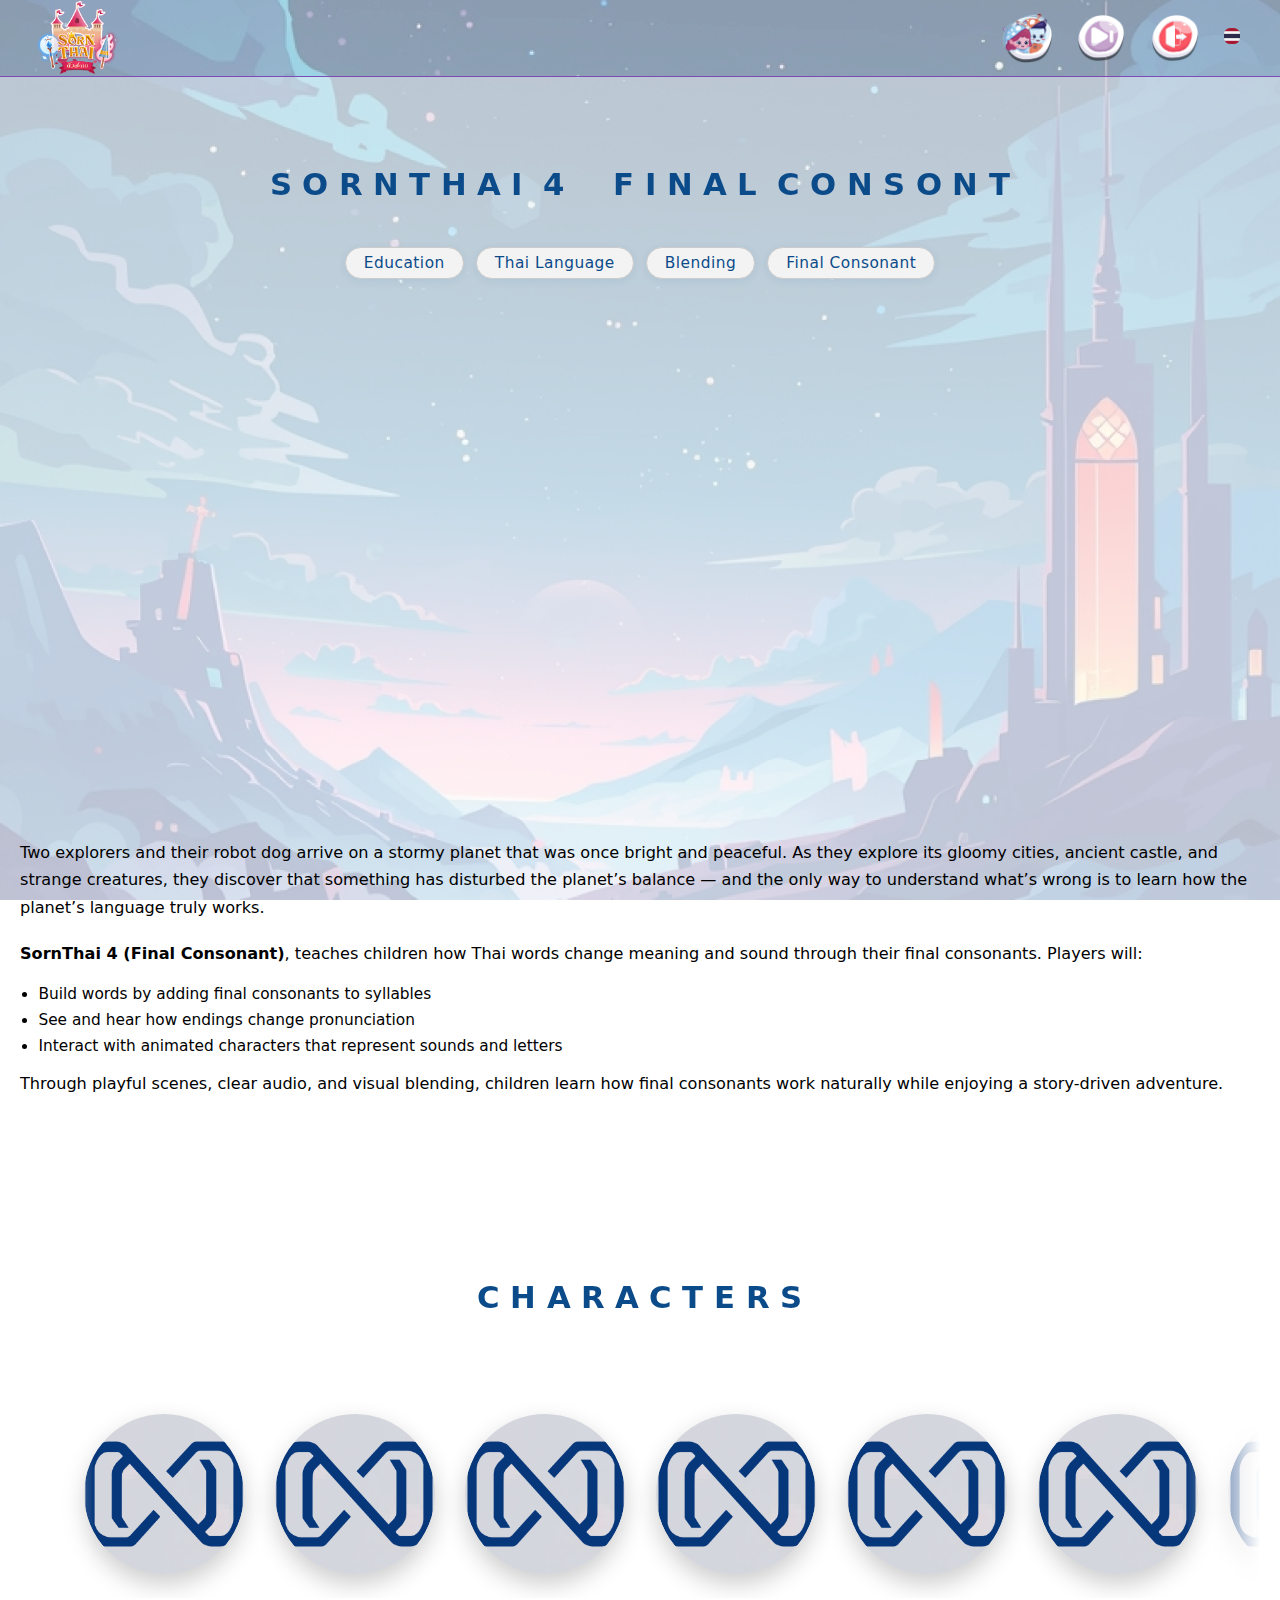
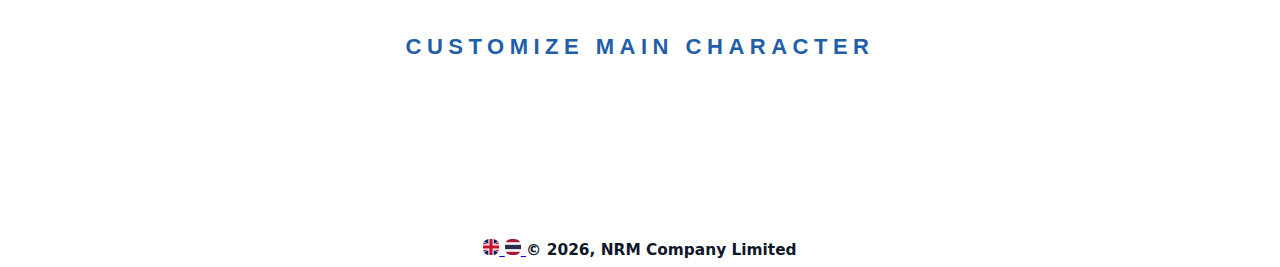
<file: showcase/sornthai4.html>
<!--
  Neramit Dai Mai Co., Ltd.
  SORNTHAI 2 Showcase Page
  Version: 0.2.0
-->

<!DOCTYPE html>
<html lang="en">
<head>
  <meta charset="UTF-8" />
  <title>Showcase - SORNTHAI 4</title>
  <meta name="viewport" content="width=device-width, initial-scale=1.0" />
  <link rel="stylesheet" href="../css/main-components.css">
  <link rel="stylesheet" href="../css/main-style.css">
  <link rel="stylesheet" href="../css/sornthai.css" />
</head>
<body>
<!-- NAVBAR -->
<header class="navbar">
  <div class="container nav-inner">
    <!-- LOGO -->
    <a href="#home" class="nav-logo">
      <img src="../image/logo/sorn4.png" alt="Sornthai 4 Logo" class="brand-logo" id="brandlogo">
    </a>
    <!-- NAV LINKS -->
    <nav class="nav-links">

      <a href="#characters" class="nav-btn">
        <img src="../image/button/button_character_active.png" alt="characters">
      </a>

      <a href="https://www.youtube.com/watch?v=jJg9jOYxNSQ" class="nav-btn">
        <img src="../image/button/button_skip_active.png" alt="videos">
      </a>

      <a href="/" class="nav-btn">
        <img src="../image/button/button_logout_active.png" alt="quit">
      </a>

      <!-- LANGUAGE SWITCH -->
      <a href="../showcase/sornthai4-th.html">
        <span class="lang-icon th" title="ภาษาไทย"></span>
      </a>
    </nav>
  </div>
</header>

<main class="container">
<!-- ABOUT -->
<section id="about" class="section">
  <h2 class="section-title">
        <span class="letter" draggable="true">S</span>
        <span class="letter" draggable="true">O</span>
        <span class="letter" draggable="true">R</span>
        <span class="letter" draggable="true">N</span>
        <span class="letter" draggable="true">T</span>
        <span class="letter" draggable="true">H</span>
        <span class="letter" draggable="true">A</span>
        <span class="letter" draggable="true">I</span>
        <span class="letter" draggable="true"> </span>
        <span class="letter" draggable="true">4</span>
        <span class="letter" draggable="true"> </span>
        <span class="letter" draggable="true"> </span>
        <span class="letter" draggable="true"> </span>
        <span class="letter" draggable="true"> </span>
        <span class="letter" draggable="true">F</span>
        <span class="letter" draggable="true">I</span>
        <span class="letter" draggable="true">N</span>
        <span class="letter" draggable="true">A</span>
        <span class="letter" draggable="true">L</span>
        <span class="letter" draggable="true"> </span>
        <span class="letter" draggable="true">C</span>
        <span class="letter" draggable="true">O</span>
        <span class="letter" draggable="true">N</span>
        <span class="letter" draggable="true">S</span>
        <span class="letter" draggable="true">O</span>
        <span class="letter" draggable="true">N</span>
        <span class="letter" draggable="true">T</span>
  </h2>

  <div class="tags">
    <div class="tag">Education</div>
    <div class="tag">Thai Language</div>
    <div class="tag">Blending</div>
    <div class="tag">Final Consonant</div>
  </div>

<div class="video-wrapper">
  <iframe
    src="https://www.youtube.com/embed/7J4YMHQl29Q"
    title="YouTube video"
    title="Sornthai (Final Consonant) - Intro" 
    frameborder="0" 
    allow="accelerometer; autoplay; clipboard-write; encrypted-media; gyroscope; picture-in-picture; web-share" 
    referrerpolicy="strict-origin-when-cross-origin" 
    allowfullscreen>
  </iframe>
</div>
<p>
Two  explorers and their robot dog arrive on a stormy planet that was once bright and peaceful. As they explore its gloomy cities, ancient castle, and strange creatures, they discover that something has disturbed the planet’s balance — and the only way to understand what’s wrong is to learn how the planet’s language truly works.
</p>
<p>
<strong>SornThai 4 (Final Consonant)</strong>, teaches children how Thai words change meaning and sound through their final consonants.
Players will:
</p>
<ul class="feature-list">
  <li>Build words by adding final consonants to syllables</li>
  <li>See and hear how endings change pronunciation</li>
  <li>Interact with animated characters that represent sounds and letters</li>
</ul>
<p>
Through playful scenes, clear audio, and visual blending, children learn how final consonants work naturally while enjoying a story-driven adventure.
</p>
</section>

<!-- CHARACTERS -->
<section id="characters" class="section">
  <h2 class="section-title">
        <span class="letter" draggable="true">C</span>
        <span class="letter" draggable="true">H</span>
        <span class="letter" draggable="true">A</span>
        <span class="letter" draggable="true">R</span>
        <span class="letter" draggable="true">A</span>
        <span class="letter" draggable="true">C</span>
        <span class="letter" draggable="true">T</span>
        <span class="letter" draggable="true">E</span>
        <span class="letter" draggable="true">R</span>
        <span class="letter" draggable="true">S</span>
  </h2>
  <div class="scroll-wrapper">
  
    <div class="scroll">

      <div class="scroll-item" data-name="xxx">
        <img src="../image/logo/0.png" alt="xxx">
      </div>

      <div class="scroll-item" data-name="xxx">
        <img src="../image/logo/0.png" alt="xxx">
      </div>

      <div class="scroll-item" data-name="xxx">
        <img src="../image/logo/0.png" alt="xxx">
      </div>

      <div class="scroll-item" data-name="xxx">
        <img src="../image/logo/0.png" alt="xxx">
      </div>

      <div class="scroll-item" data-name="xxx">
        <img src="../image/logo/0.png" alt="xxx">
      </div>

      <div class="scroll-item" data-name="xxx">
        <img src="../image/logo/0.png" alt="xxx">
      </div>

      <div class="scroll-item" data-name="xxx">
        <img src="../image/logo/0.png" alt="xxx">
      </div>

      <div class="scroll-item" data-name="xxx">
        <img src="../image/logo/0.png" alt="xxx">
      </div>

      <div class="scroll-item" data-name="xxx">
        <img src="../image/logo/0.png" alt="xxx">
      </div>

      <div class="scroll-item" data-name="xxx">
        <img src="../image/logo/0.png" alt="xxx">
      </div>

      <div class="scroll-item" data-name="xxx">
        <img src="../image/logo/0.png" alt="xxx">
      </div>

      <div class="scroll-item" data-name="xxx">
        <img src="../image/logo/0.png" alt="xxx">
      </div>

      <div class="scroll-item" data-name="xxx">
        <img src="../image/logo/0.png" alt="xxx">
      </div>

      </div>

    </div>

  </div>
  
  <h2 class="section-title">
    <button class="section-title-btn" onclick="openCosmetic()">CUSTOMIZE MAIN CHARACTER</button>
  </h2>
    <div id="cosmeticOverlay" class="overlay">
      <div class="overlay-content">
        <button class="overlay-close" onclick="closeCosmetic()">✕</button>

        <iframe
          src="../minigame/cosmetic4.html"
          class="overlay-iframe"
          frameborder="0"
          allowfullscreen
        ></iframe>
      </div>
    </div>
</section>

<!-- FOOTER -->
<footer class="footer">
      <a href="../showcase/sornthai4.html">
      <span class="lang-icon en" title="English"></span>
      </a>
      <a href="../showcase/sornthai4-th.html">
      <span class="lang-icon th" title="ภาษาไทย"></span>
      </a>
  © 2026, NRM Company Limited
</footer>

</body>
<script>
  (function () {
    const letters = document.querySelectorAll(".letter");

    const FLEE_RADIUS = 80;
    const MAX_MOVE = 60;

    document.addEventListener("mousemove", (e) => {
      const mouseX = e.clientX;
      const mouseY = e.clientY;

      letters.forEach(letter => {
        const rect = letter.getBoundingClientRect();
        const cx = rect.left + rect.width / 2;
        const cy = rect.top + rect.height / 2;

        const dx = cx - mouseX;
        const dy = cy - mouseY;
        const distance = Math.hypot(dx, dy);

        if (distance < FLEE_RADIUS) {
          const strength = (FLEE_RADIUS - distance) / FLEE_RADIUS;

          const moveX = (dx / distance) * strength * MAX_MOVE;
          const moveY = (dy / distance) * strength * MAX_MOVE;

          letter.style.transform =
            `translate(${moveX}px, ${moveY}px)`;
        } else {
          letter.style.transform = "translate(0, 0)";
        }
      });
    });
  })();

  const slider = document.querySelector(".scroll");
  let isDown = false;
  let startX;
  let scrollLeft;
  slider.addEventListener("mousedown", (e) => {
    isDown = true;
    slider.classList.add("dragging");
    startX = e.pageX - slider.offsetLeft;
    scrollLeft = slider.scrollLeft;
  });
  slider.addEventListener("mouseleave", () => {
    isDown = false;
    slider.classList.remove("dragging");
  });
  slider.addEventListener("mouseup", () => {
    isDown = false;
    slider.classList.remove("dragging");
  });
  slider.addEventListener("mousemove", (e) => {
    if (!isDown) return;
    e.preventDefault();
    const x = e.pageX - slider.offsetLeft;
    const walk = (x - startX) * 1.6;
    slider.scrollLeft = scrollLeft - walk;
  });


function openCosmetic() {
  document.body.style.overflow = 'hidden';
  document.getElementById('cosmeticOverlay').classList.add('show');
}
function closeCosmetic() {
  document.body.style.overflow = '';
  document.getElementById('cosmeticOverlay').classList.remove('show');
}


document.getElementById('cosmeticOverlay')
  .addEventListener('click', e => {
    if (e.target.id === 'cosmeticOverlay') closeCosmetic();
  });


</script>
</html>
</file>
<file: css/main-components.css>
/*<!--
  Neramit Dai Mai Co., Ltd.
  M-Components CSS
  Version: 1.0.2
-->*/

:root {
      --primary: #0b4b8a;
      --secondary: #7b4bb7;
      --dark: #0f172a;
      --light: #f8fafc;
      --text: #2b2b2b;
      --muted: #66a6;
      --radius: 24px;
    }

/*<!--------------- NAVBAR --------------->*/
.navbar {
    position: sticky;
    top: 0;
    background-image: url("../image/BG.png");
    background-size: cover;
    background-position: center;
    background-attachment: fixed;
    border-bottom: 1.5px solid var(--secondary);
    z-index: 100;
    padding: 8px;
    }
.nav-inner {
  display: flex;
  align-items: center;
  justify-content: space-between;
  height: 60px;
  gap: 8px;
}
.nav-btn {
    width: 50px;
    height: 50px;
    display: flex;
    align-items: center;
    justify-content: center;
    background: transparent;
    transition: all 0.25s ease;
    }
.nav-btn:hover {
    transform: scale(1.2);
    }
.nav-btn img {
    width: 100%;
    height: 100%;
    pointer-events: none;
    }
.nav-links {
    display: flex;
    align-items: center;
    justify-content: space-evenly;
    }
.nav-links a {
    margin: 0 12px;
    flex-wrap: wrap;
    gap: 16px;
    font-weight: 600;
    text-decoration: none;
    color: var(--primary);
    }
.nav-links a:hover {
    color: var(--secondary);
    }





/*<!--------------- CAROUSEL --------------->*/
.scroll-wrapper {
    position: relative;
    display: flex;
    width: 100%;
    align-items: center;
    margin-top: 2rem;
    overflow: hidden;
    mask-image: linear-gradient( to right, transparent 0%, var(--light) 6%, var(--light) 94%, transparent 100% );
    }

.scroll {
    display: flex;
    gap: 2rem;
    width: fit-content;
    overflow-x: auto;
    scroll-behavior: smooth;
    scrollbar-width: none;
    justify-content: center;
    padding: 24px 64px;
    margin-inline: auto;
    align-items: center;
    cursor: grab;
    scroll-snap-type: x mandatory;
    align-items: center;
    }
.scroll.dragging {
    cursor: grabbing;
    scroll-behavior: auto;
    }
.scroll::-webkit-scrollbar {
    display: none;
    }

.scroll-item {
    flex: 0 0 auto;
    width: 160px;
    height: 160px;
    border-radius: 50%;
    background-image: url("../image/BG.png");
    display: grid;
    place-items: center;
    box-shadow: 0 10px 25px rgba(0, 0, 0, 0.2);
    overflow: hidden;
    position: relative;
    pointer-events: auto;
    user-select: none;
    }
.scroll-item img {
    width: 100%;
    height: 100%;
    object-fit: cover;
    border-radius: 50%;
    transition: transform 0.25s ease;
    }
.scroll-item:hover{
    transform: scale(1.2);
    }




/*<!--------------- BUTTON --------------->*/
/*<!- General ->*/
.btn {
    padding: 12px 20px;
    border-radius: 8px;
    text-decoration: none;
    margin-right: 12px;
    display: inline-block;
    font-size: clamp(0.85rem, 1.5vw, 1rem);
    }
.btn.primary {
    background: var(--primary);
    color: white;
    }
.btn.outline {
    border: 2px solid var(--primary);
    color: var(--primary);
    }
.btn:hover {
    transform: translateY(-2px);
    box-shadow: 0 10px 25px rgba(0,0,0,0.25);
    background: var(--light);
    }
.btn.primary:hover {
    background: var(--primary);
    color: white;
    }

.section-title-btn {
    text-align: center;
    background: none;
    border: none;
    padding: 0;
    margin: 32px 0;

    font-family: inherit;
    font-size: 22px;
    font-weight: 700;
    letter-spacing: 0.25em;
    text-transform: uppercase;

    color: #1f5fa8; /* same tone as MAP / CHARACTERS */
    cursor: pointer;

    position: relative;
    }
.section-title-btn::after {
    content: "";
    position: absolute;
    left: 50%;
    bottom: -6px;
    width: 0;
    height: 2px;
    background: currentColor;
    transition: all 0.25s ease;
    transform: translateX(-50%);
    }
.section-title-btn:hover::after {
    width: 60%;
    }
    
.lang-switch {
    display: flex;
    gap: 6px;
    }



/*<!--------------- BRANDING --------------->*/
/*<!- LOGO ->*/
.brand-logo {
    width: auto, min(240px, 60vw);
    max-width: 100%;
    height: auto;
    transition: transform 0.4s ease;
    }
.brand-logo:hover {
    transform: scale(1.05);
    } 
.nav-logo {
    max-width: 8%;
    display: flex;
    align-items: center;
    }
/*<!- NAME ->*/
.brand-name {
    color: var(--primary);
    display: flex;
    align-items: center;
    font-size: clamp(3rem, 10vw, 8rem);
    font-weight: 700;
    letter-spacing: -0.02em;
    color: var(--primary);
    white-space: nowrap;
    gap: 6px;
    margin: 0;
    white-space: nowrap;
    user-select: none;
    }
.brand-name span {
    display: inline-block;
    transition: transform 0.25s ease;
    cursor: default;
    }
.brand-name .letter {
    cursor: grab;
    }
.brand-name .letter.dragging {
    opacity: 0.4;
    cursor: grabbing;
    }
.brand-name-h {
    display: none;
    }
.letter {
    cursor: grab;
    display: inline-block;
    transition: transform 0.25s cubic-bezier(0.22, 1, 0.36, 1);
    will-change: transform;
    }
.letter:active {
    cursor: grabbing;
    transform: scale(1.1);
    }
.letter.dragging {
    opacity: 0.4;
    transform: scale(1.1);
    cursor: grabbing;
    }
.letter.over {
    transform: translateY(-6px);
    }



/*<!--------------- ASSET --------------->*/
/*<!----- IMAGE ----->*/
.image-display {
  width: 100%;
  max-width: 1280px;
  height: auto;
  margin: 0 auto;
  display: flex;
  align-items: center;
  justify-content: center;
  overflow: hidden;
  border-radius: 16px;
}
.image-display img {
  width: 100%;
  height: 100%;
  object-fit: contain;
  display: block;
}

/*<!----- VIDEO ----->*/
.video-wrapper {
    position: relative;
    width: 100%;
    max-width: 960px;
    aspect-ratio: 16 / 9;
    margin: 0 auto;
    padding-top: 16px;
    padding-bottom: 16px;
    }
.video-wrapper iframe {
    width: 100%;
    height: 100%;
    border-radius: 16px;
    }

/*<!----- ICON ----->*/
.icon {
    width: 48px;
    height: 48px;
    border-radius: 50%;
    background-color: var(--light);
    background-repeat: no-repeat;
    background-position: center;
    background-size: 22px;
    flex-shrink: 0;
    }
.icon.phone {
    background-image: url("data:image/svg+xml,%3Csvg xmlns='http://www.w3.org/2000/svg' fill='none' stroke='%2300b4e6' stroke-width='2' viewBox='0 0 24 24'%3E%3Cpath d='M22 16.92v3a2 2 0 0 1-2.18 2 19.79 19.79 0 0 1-8.63-3.07 19.5 19.5 0 0 1-6-6A19.79 19.79 0 0 1 2.09 4.18 2 2 0 0 1 4.11 2h3a2 2 0 0 1 2 1.72c.12.9.32 1.77.57 2.6a2 2 0 0 1-.45 2L8.09 9.91a16 16 0 0 0 6 6l1.59-1.14a2 2 0 0 1 2-.45c.83.25 1.7.45 2.6.57a2 2 0 0 1 1.72 2z'/%3E%3C/svg%3E");
    }
.icon.email {
    background-image: url("data:image/svg+xml,%3Csvg xmlns='http://www.w3.org/2000/svg' fill='none' stroke='%2300b4e6' stroke-width='2' viewBox='0 0 24 24'%3E%3Cpath d='M4 4h16v16H4z'/%3E%3Cpath d='M22 6l-10 7L2 6'/%3E%3C/svg%3E");
    }
.icon.address {
    background-image: url('data:image/svg+xml,%3Csvg xmlns="http://www.w3.org/2000/svg" fill="none" stroke="%2300b4e6" stroke-width="2" viewBox="0 0 24 24"%3E%3Cpath d="M21 10c0 6-9 13-9 13S3 16 3 10a9 9 0 1 1 18 0z"/%3E%3Ccircle cx="12" cy="10" r="3"/%3E%3C/svg%3E');
    }
.icon.time {
    background-image: url('data:image/svg+xml,%3Csvg xmlns="http://www.w3.org/2000/svg" fill="none" stroke="%2300b4e6" stroke-width="2" viewBox="0 0 24 24"%3E%3Ccircle cx="12" cy="12" r="10"/%3E%3Cpath d="M12 6v6l4 2"/%3E%3C/svg%3E');
    }
.icon.line {
    background-image: url("data:image/svg+xml,%3Csvg xmlns='http://www.w3.org/2000/svg' viewBox='0 0 24 24'%3E%3Cpath fill='%2300b900' d='M12 2C6.48 2 2 5.58 2 10c0 3.42 2.73 6.43 6.6 7.59.31.09.74.28.85.64.1.33.07.84.03 1.18 0 0-.11.68-.13.83-.04.24-.18.93.81.51.99-.42 5.33-3.14 7.27-5.37C19.76 14.24 22 12.27 22 10c0-4.42-4.48-8-10-8z'/%3E%3Cpath fill='%23fff' d='M7.4 12.7h-.8V8.9h.8zm2.9 0h-.8V8.9h.8zm3.4 0h-.8V8.9h.8zm3.4 0h-.8V8.9h.8z'/%3E%3C/svg%3E");
    background-color: #e9fbe9;
    }
.icon.game {
    background-image: url("data:image/svg+xml,%3Csvg xmlns='http://www.w3.org/2000/svg' fill='none' stroke='%2300b4e6' stroke-width='2' viewBox='0 0 24 24'%3E%3Cpath d='M6 8l-2 6a3 3 0 0 0 3 4h10a3 3 0 0 0 3-4l-2-6a4 4 0 0 0-4-3H10a4 4 0 0 0-4 3z'/%3E%3Cpath d='M9 11v2M8 12h2M15 11h.01M17 13h.01'/%3E%3C/svg%3E");
    }
.icon.website {
    background-image: url("data:image/svg+xml,%3Csvg xmlns='http://www.w3.org/2000/svg' fill='none' stroke='%2300b4e6' stroke-width='2' viewBox='0 0 24 24'%3E%3Crect x='3' y='4' width='18' height='14' rx='2'/%3E%3Cpath d='M3 8h18M8 20h8'/%3E%3C/svg%3E");
    }
.icon.solution {
    background-image: url("data:image/svg+xml,%3Csvg xmlns='http://www.w3.org/2000/svg' fill='none' stroke='%2300b4e6' stroke-width='2' viewBox='0 0 24 24'%3E%3Cpath d='M12 2a7 7 0 0 0-4 12.8V17a2 2 0 0 0 2 2h4a2 2 0 0 0 2-2v-2.2A7 7 0 0 0 12 2z'/%3E%3Cpath d='M9 21h6M9 17h6'/%3E%3C/svg%3E");
    }
.lang-icon {
    width: 16px;
    height: 16px;
    border-radius: 40%;
    display: inline-block;
    background-size: cover;
    background-position: center;
    }
.lang-icon.th {
    background-image: url("data:image/svg+xml,%3Csvg xmlns='http://www.w3.org/2000/svg' viewBox='0 0 5 3'%3E%3Crect width='5' height='3' fill='%23A51931'/%3E%3Crect y='0.6' width='5' height='1.8' fill='%23F4F5F8'/%3E%3Crect y='1.1' width='5' height='0.8' fill='%232D2A4A'/%3E%3C/svg%3E");
    }
.lang-icon.en {
    background-image: url("data:image/svg+xml,%3Csvg xmlns='http://www.w3.org/2000/svg' viewBox='0 0 60 30'%3E%3CclipPath id='s'%3E%3Cpath d='M0,0 v30 h60 v-30 z'/%3E%3C/clipPath%3E%3Cg clip-path='url(%23s)'%3E%3Cpath fill='%23012169' d='M0,0 v30 h60 v-30 z'/%3E%3Cpath stroke='%23fff' stroke-width='6' d='M0,0 L60,30 M60,0 L0,30'/%3E%3Cpath stroke='%23C8102E' stroke-width='4' d='M0,0 L60,30 M60,0 L0,30'/%3E%3Cpath stroke='%23fff' stroke-width='10' d='M30,0 v30 M0,15 h60'/%3E%3Cpath stroke='%23C8102E' stroke-width='6' d='M30,0 v30 M0,15 h60'/%3E%3C/g%3E%3C/svg%3E");
    }
</file>
<file: css/main-style.css>
/*<!--
  Neramit Dai Mai Co., Ltd.
  M-Style CSS
  Version: 1.0.2
-->*/

:root {
      --primary: #0b4b8a;
      --secondary: #7b4bb7;
      --dark: #0f172a;
      --light: #f8fafc;
      --text: #2b2b2b;
      --muted: #666;
      --pill-bg: #f3f3f3;
      --pill-border: #ccc;
      --accent: #ff7a45;
      --bg: #fff4e6;
      --radius: 24px;
    }

/*<!--------------- MAIN --------------->*/
html {
    scroll-behavior: smooth;
    font-size: clamp(15px, 1.2vw, 18px);
    } 
body {
    background-image: url("../image/BG.png");
    background-size: cover;
    background-position: center;
    background-attachment: fixed;
    }
* {
    box-sizing: border-box;
    margin: 0;
    padding: 0;
    font-family: "Bai Jamjuree", system-ui, -apple-system, BlinkMacSystemFont, sans-serif;
    }
.container {
    max-width: 1280px;
    margin: auto;
    padding: 0 20px;
    }

.section {
    padding: clamp(1rem, 8vw, 2rem) 0;
    }
.section-title {
    text-align: center;
    font-family: 'Space Grotesk', sans-serif;
    font-weight: 1200;
    color:var(--primary);
    letter-spacing: 1px;
    text-transform: uppercase;
    margin-bottom: clamp(1.5rem, 5vw, 3rem);
    line-height: 1;   
    font-size: clamp(1.4rem, 3vw, 2rem);
    }

p {
    font-size: clamp(0.95rem, 1.8vw, 1.05rem);
    line-height: 1.7;
  }

.grid {
    display: grid;
    gap: 24px;
    }

/*<!--------------- HERO --------------->*/

.hero {
  padding: clamp(40px, 10vw, 100px) 0;
  }
.hero-grid {
    display: grid;
    grid-template-columns: 1.2fr 0.8fr;
    align-items: center;
    gap: 40px;
  }
.hero h1 {
    font-size: clamp(2rem, 5vw, 4rem);
    line-height: 1.1;
    margin-bottom: 20px;
  }
.hero-actions {
    margin-top: 24px;
  }

/*<!--------------- SHOWCASE --------------->*/

.showcase-grid { /* Main Game */
    grid-template-columns: repeat(3, minmax(180px, 1fr));
    gap: 20px;
    }
.showcase-grid2 { /* Minigame */
    grid-template-columns: repeat(6, minmax(180px, 1fr));
    gap: 20px;
    margin-top: 40px;
    }

.showcase-card {
    height: 100%;
    background-image: url("../image/BG.png");
    background-size: cover;
    background-position: center;
    background-attachment: fixed;
    box-shadow: 0 10px 25px rgba(0, 0, 0, 0.2);
    filter: grayscale(80%);
    border-radius: 360px;
    display: flex;
    text-align: center;
    align-items: center;
    justify-content: center;
    overflow: hidden;
    }
.showcase-card:hover {
    filter: grayscale(0%);
}
.showcase-logo {
    width: 100%;
    height: 100%;
    display: flex;
    align-items: center;
    justify-content: center;
    }
.showcase-img {
    max-width: 80%;
    max-height: 80%;
    object-fit: contain;
    } 
.showcase-img:hover {
    transform: scale(1.4);
    } 




/*<!--------------- SERVICE --------------->*/
.services-grid {
  grid-template-columns: repeat(3, minmax(260px, 1fr));
}
.service {
  border-radius: 12px;
}




/*<!--------------- CLIENT --------------->*/
.client-scroll-wrapper {
    position: relative;
    display: flex;
    width: 100%;
    align-items: center;
    margin-top: 2rem;
    overflow: hidden;
    mask-image: linear-gradient( to right, transparent 0%, var(--light) 6%, var(--light) 94%, transparent 100% );
    }
.client-scroll-wrapper:hover .client-scroll {
    animation-play-state: paused;
    }   
.client-scroll {
    display: flex;
    gap: 2rem;
    width: fit-content;
    overflow-x: auto;
    scroll-behavior: smooth;
    scrollbar-width: none;
    justify-content: center;
    padding: 24px 64px;
    margin-inline: auto;
    align-items: center;
    cursor: grab;
    scroll-snap-type: x mandatory;
    align-items: center;
    }
.client-scroll.dragging {
    cursor: grabbing;
    scroll-behavior: auto;
    }
.client-scroll::-webkit-scrollbar {
    display: none;
    }

.client-item {
    flex: 0 0 auto;
    width: 80px;
    height: 80px;
    border-radius: 50%;
    background-image: url("../image/BG.png");
    display: grid;
    place-items: center;
    box-shadow: 0 10px 25px rgba(0, 0, 0, 0.2);
    overflow: hidden;
    position: relative;
    pointer-events: auto;
    user-select: none;
    }
.client-item img {
    width: 100%;
    height: 100%;
    object-fit: cover;
    border-radius: 50%;
    transition: transform 0.25s ease;
    }
.client-item:hover{
    transform: scale(1.2);
    }
.client-item::after {
    content: attr(data-name);
    position: absolute;
    inset: 0;
    background: rgba(200, 218, 236, 0.9);
    color: var(--secondary);
    display: flex;
    align-items: center;
    justify-content: center;
    text-align: center;
    font-size: 0.75rem;
    font-weight: 600;
    letter-spacing: 0.5px;
    opacity: 0;
    transform: translateY(8px);
    transition: opacity 0.25s ease, transform 0.25s ease;
    pointer-events: none;
    }
.client-item:hover::after {
    opacity: 1;
    transform: translateY(0);
    }




/*<!--------------- ABOUT --------------->*/
.about-grid {
    display: grid;
    grid-template-columns: 1fr 1fr;
    gap: 48px;
    }
    
.about-image {
    display: flex;
    justify-content: center;
    align-items: center;
    }
.about-image img{
    width: 100%;
    max-width: 480px;
    border-radius: 16px;
    box-shadow: 0 10px 30px rgba(0,0,0,0.15);
    opacity: 0.75;
    filter: grayscale(20%) contrast(95%) brightness(98%);
    border-radius: 14px;
    border: 8px solid rgba(0, 0, 0, 0.08);
    box-shadow: 0 6px 20px rgba(0,0,0,0.08);
    transition: all 0.3s ease;
}
.about-image img:hover {
    opacity: 1;
    filter: grayscale(0%);
    border-color: var(--light);
    }

#about p {
    margin-bottom: 1.2rem;
    line-height: 1.7;
    }
#about p:last-child {
    margin-bottom: 0;
    }


    

/*<!--------------- CONTACT --------------->*/
.contact-section {
    padding: 80px 0;
    }
.contact-grid {
    display: grid;
    grid-template-columns: repeat(2, 1fr);
    gap: 24px;
    }
.contact-text h4 {
    font-size: clamp(1rem, 2.2vw, 1.1rem);
    margin-bottom: 4px;
    }
.contact-text p {
    font-size: clamp(0.9rem, 2vw, 0.95rem);
    font-weight: bold;
    color: var(--primary);
    }
.contact-row {
    white-space: nowrap;
    display: inline-flex;
    align-items: center;
    text-decoration: none;
    font-weight: bold;
    color: var(--primary);
    }
    .contact-row:hover {
    opacity: 0.85;
    font-weight: bolder;
    color: var(--secondary);
    }

.contact-card {
    display: flex;
    align-items: center;
    gap: 20px;
    background-image: url("../image/BG.png");
    padding: 24px 28px;
    border-radius: 14px;
    box-shadow: 0 10px 25px rgba(0, 0, 0, 0.2);
    }

    



/*<!--------------- FOOTER --------------->*/
    .footer {
    text-align: center;
    padding: 8px;
    color: var(--dark);
    font-weight: 600;
    }

/*<!----- ANIMATION ----->*/
@keyframes client-marquee {
  from {
    transform: translateX(0);
  }
  to {
    transform: translateX(-45%);
  }
}
/*<!----- RESPONSIVE ----->*/
@media (max-width: 856px) {
  .hero-grid, .services-grid, .about-grid, .contact-grid {
    grid-template-columns: 1fr;
  }
  .showcase-grid  {
    grid-template-columns: repeat(2, minmax(180px, 1fr));
  }
  .showcase-grid2  {
    grid-template-columns: repeat(4, minmax(180px, 1fr));
  }
  .nav-inner {
    justify-content: center;
  }
  .client-scroll-wrapper {
    display:inline-block;
  }
  .client-scroll {
    animation: client-marquee 10s linear infinite;
    will-change: transform;
  }
}

@media (max-width: 486px) {
  .brand-name,
  .contact-row {
    white-space: normal;
  }
  .navbar  {
    display: none;
  }
}

@media (max-width: 324px) {
  .btn {
    display: none;
  }
}
</file>
<file: css/style.css>
:root {
      --primary: #0b4b8a;
      --secondary: #7b4bb7;
      --bg: #fff4e6;
      --dark: #0f172a;
      --light: #f8fafc;
      --text: #2b2b2b;
      --muted: #666;
      --radius: 24px;
    }
html {
      scroll-behavior: smooth;
    } 
body {
    background-image: url("../image/BG.png");
    background-size: cover;
    background-position: center;
    background-attachment: fixed;
    }
* {
    box-sizing: border-box;
    margin: 0;
    padding: 0;
    font-family: system-ui, -apple-system, BlinkMacSystemFont, sans-serif;
    }



/* Utilities */
.container {
  max-width: 1280px;
  margin: auto;
  padding: 0 20px;
}

.section {
  padding: 36px 0;
}

.grid {
  display: grid;
  gap: 24px;
}

/* HERO */
.hero {
  padding: 100px 0;
}

.hero-grid {
  display: grid;
  grid-template-columns: 1.2fr 0.8fr;
  align-items: center;
  gap: 40px;
}


.hero h1 {
  font-size: 4rem;
  margin-bottom: 20px;
}

.hero-actions {
  margin-top: 24px;
}


.blob {
  width: 200px;
  height: 200px;
  background: var(--primary);
  border-radius: 40%;
  display: flex;
  align-items: center;
  justify-content: center;
  color: white;
  font-size: 3rem;
  font-weight: 800;
}

/* SERVICES */
.services-grid {
  grid-template-columns: repeat(auto-fit, minmax(260px, 1fr));
}

.service {
  padding: 24px;
  border-radius: 12px;
}

/*<!----- NAVBAR ----->*/
.navbar {
    position: sticky;
    top: 0;
    background-image: url("../image/BG.png");
    background-size: cover;
    background-position: center;
    background-attachment: fixed;
    border-bottom: 1.5px solid var(--secondary);
    z-index: 100;
    padding: 8px;
    }
.nav-inner {
  display: flex;
  align-items: center;
  justify-content: space-between;
  height: 60px;
  gap: 8px;
}
/*<!- LINKS ->*/
.nav-links a {
    margin: 0 12px;
    text-decoration: none;
    color: var(--primary);
    font-weight: 800;
    }
.nav-links a:hover {
    color: var(--secondary);
    }
/*<!- LANGUAGE SWITCH ->*/
.lang-switch {
    display: flex;
    gap: 6px;
    }

/*<!----- HERO ----->*/
/*<!- BUTTON ->*/
.btn {
    padding: 12px 20px;
    border-radius: 8px;
    text-decoration: none;
    margin-right: 12px;
    display: inline-block;
    }
.btn.primary {
    background: var(--primary);
    color: white;
    }
.btn.outline {
    border: 2px solid var(--primary);
    color: var(--primary);
    }
.btn:hover {
    transform: translateY(-2px);
    box-shadow: 0 10px 25px rgba(0,0,0,0.25);
    background: var(--light);
    }
.btn.primary:hover {
    background: var(--primary);
    color: white;
    }

/*<!----- SHOWCASE ----->*/
.showcase-grid {
    grid-template-columns: repeat(3, minmax(180px, 1fr));
    gap: 20px;
    }
/*<!- CARD ->*/
.showcase-card1 {
    height: 100%;
    background-image: url("../image/BG.png");
    background-size: cover;
    background-position: center;
    background-attachment: fixed;
    filter: grayscale(80%);
    border-radius: 360px;
    display: flex;
    text-align: center;
    align-items: center;
    justify-content: center;
    overflow: hidden;
    }
.showcase-card1:hover {
    filter: grayscale(0%);
}
.showcase-logo {
    width: 100%;
    height: 100%;
    display: flex;
    align-items: center;
    justify-content: center;
    }
.showcase-img {
    max-width: 80%;
    max-height: 80%;
    object-fit: contain;
    } 
.showcase-img:hover {
    transform: scale(1.2);
    } 

/*<!----- ABOUT ----->*/
.about-grid {
    display: grid;
    grid-template-columns: 1fr 1fr;
    gap: 48px;
    }
/*<!- IMAGE ->*/
.about-image {
    display: flex;
    justify-content: center;
    align-items: center;
    }
.about-image img{
    width: 100%;
    max-width: 480px;
    border-radius: 16px;
    box-shadow: 0 10px 30px rgba(0,0,0,0.15);
    opacity: 0.75;
    filter: grayscale(20%) contrast(95%) brightness(98%);
    border-radius: 14px;
    border: 8px solid rgba(0, 0, 0, 0.08);
    box-shadow: 0 6px 20px rgba(0,0,0,0.08);
    transition: all 0.3s ease;
}
.about-image img:hover {
    opacity: 1;
    filter: grayscale(0%);
    border-color: var(--light);
    }
/*<!- TEXT ->*/
#about p {
    margin-bottom: 1.2rem;
    line-height: 1.7;
    }
#about p:last-child {
    margin-bottom: 0;
    }

/*<!----- CONTACT ----->*/
.contact-section {
    padding: 80px 0;
    }
.contact-grid {
    display: grid;
    grid-template-columns: repeat(2, 1fr);
    gap: 24px;
    }
.contact-text h4 {
    font-size: 1.1rem;
    margin-bottom: 4px;
    }
.contact-text p {
    font-size: 0.95rem;
    color: var(--muted);
    }
.contact-row {
    white-space: nowrap;
    display: inline-flex;
    align-items: center;
    text-decoration: none;
    font-weight: 400;
    color: var(--muted);
    }
    .contact-row:hover {
    opacity: 0.85;
    font-weight: 600;
    color: var(--primary);
    }
/*<!- CARD ->*/
.contact-card {
    display: flex;
    align-items: center;
    gap: 20px;
    background: white;
    padding: 24px 28px;
    border-radius: 14px;
    box-shadow: 0 10px 25px rgba(0, 0, 0, 0.08);
    }

/*<!----- FOOTER ----->*/
    .footer {
    text-align: center;
    padding: 8px;
    color: var(--dark);
    font-weight: 600;
    }

/*<!----- BRANDING ----->*/
/*<!- LOGO ->*/
.brand-logo {
    width: auto, min(240px, 60vw);
    max-width: 100%;
    height: auto;
    transition: transform 0.4s ease;
    }
.brand-logo:hover {
    transform: scale(1.05);
    } 
.nav-logo {
    max-width: 8%;
    display: flex;
    align-items: center;
    }
/*<!- NAME ->*/
.brand-name {
    color: var(--primary);
    display: flex;
    align-items: center;
    font-size: 128px;
    font-weight: 700;
    letter-spacing: -0.02em;
    color: var(--primary);
    white-space: nowrap;
    gap: 6px;
    margin: 0;
    white-space: nowrap;
    user-select: none;
    }
.brand-name span {
    display: inline-block;
    transition: transform 0.25s ease;
    cursor: default;
    }
.brand-name .letter {
    cursor: grab;
    }
.brand-name .letter.dragging {
    opacity: 0.4;
    cursor: grabbing;
    }
.brand-name-h {
    display: none;
    }
.letter {
    cursor: grab;
    display: inline-block;
    transition: transform 0.25s cubic-bezier(0.22, 1, 0.36, 1);
    will-change: transform;
    }
.letter:active {
    cursor: grabbing;
    transform: scale(1.1);
    }
.letter.dragging {
    opacity: 0.4;
    transform: scale(1.1);
    cursor: grabbing;
    }
.letter.over {
    transform: translateY(-6px);
    }

/*<!----- TEXT ----->*/
.section-title {
    text-align: center;
    font-family: 'Space Grotesk', sans-serif;
    font-weight: 1200;
    color:var(--primary);
    letter-spacing: 1px;
    text-transform: uppercase;
    margin-bottom: 24px; 
    font-size: 2rem;
    }

/*<!----- ICON ----->*/
.icon {
    width: 48px;
    height: 48px;
    border-radius: 50%;
    background-color: var(--light);
    background-repeat: no-repeat;
    background-position: center;
    background-size: 22px;
    flex-shrink: 0;
    }
.icon.phone {
    background-image: url("data:image/svg+xml,%3Csvg xmlns='http://www.w3.org/2000/svg' fill='none' stroke='%2300b4e6' stroke-width='2' viewBox='0 0 24 24'%3E%3Cpath d='M22 16.92v3a2 2 0 0 1-2.18 2 19.79 19.79 0 0 1-8.63-3.07 19.5 19.5 0 0 1-6-6A19.79 19.79 0 0 1 2.09 4.18 2 2 0 0 1 4.11 2h3a2 2 0 0 1 2 1.72c.12.9.32 1.77.57 2.6a2 2 0 0 1-.45 2L8.09 9.91a16 16 0 0 0 6 6l1.59-1.14a2 2 0 0 1 2-.45c.83.25 1.7.45 2.6.57a2 2 0 0 1 1.72 2z'/%3E%3C/svg%3E");
    }
.icon.email {
    background-image: url("data:image/svg+xml,%3Csvg xmlns='http://www.w3.org/2000/svg' fill='none' stroke='%2300b4e6' stroke-width='2' viewBox='0 0 24 24'%3E%3Cpath d='M4 4h16v16H4z'/%3E%3Cpath d='M22 6l-10 7L2 6'/%3E%3C/svg%3E");
    }
.icon.address {
    background-image: url('data:image/svg+xml,%3Csvg xmlns="http://www.w3.org/2000/svg" fill="none" stroke="%2300b4e6" stroke-width="2" viewBox="0 0 24 24"%3E%3Cpath d="M21 10c0 6-9 13-9 13S3 16 3 10a9 9 0 1 1 18 0z"/%3E%3Ccircle cx="12" cy="10" r="3"/%3E%3C/svg%3E');
    }
.icon.time {
    background-image: url('data:image/svg+xml,%3Csvg xmlns="http://www.w3.org/2000/svg" fill="none" stroke="%2300b4e6" stroke-width="2" viewBox="0 0 24 24"%3E%3Ccircle cx="12" cy="12" r="10"/%3E%3Cpath d="M12 6v6l4 2"/%3E%3C/svg%3E');
    }
.icon.line {
    background-image: url("data:image/svg+xml,%3Csvg xmlns='http://www.w3.org/2000/svg' viewBox='0 0 24 24'%3E%3Cpath fill='%2300b900' d='M12 2C6.48 2 2 5.58 2 10c0 3.42 2.73 6.43 6.6 7.59.31.09.74.28.85.64.1.33.07.84.03 1.18 0 0-.11.68-.13.83-.04.24-.18.93.81.51.99-.42 5.33-3.14 7.27-5.37C19.76 14.24 22 12.27 22 10c0-4.42-4.48-8-10-8z'/%3E%3Cpath fill='%23fff' d='M7.4 12.7h-.8V8.9h.8zm2.9 0h-.8V8.9h.8zm3.4 0h-.8V8.9h.8zm3.4 0h-.8V8.9h.8z'/%3E%3C/svg%3E");
    background-color: #e9fbe9;
    }
.icon.game {
    background-image: url("data:image/svg+xml,%3Csvg xmlns='http://www.w3.org/2000/svg' fill='none' stroke='%2300b4e6' stroke-width='2' viewBox='0 0 24 24'%3E%3Cpath d='M6 8l-2 6a3 3 0 0 0 3 4h10a3 3 0 0 0 3-4l-2-6a4 4 0 0 0-4-3H10a4 4 0 0 0-4 3z'/%3E%3Cpath d='M9 11v2M8 12h2M15 11h.01M17 13h.01'/%3E%3C/svg%3E");
    }
.icon.website {
    background-image: url("data:image/svg+xml,%3Csvg xmlns='http://www.w3.org/2000/svg' fill='none' stroke='%2300b4e6' stroke-width='2' viewBox='0 0 24 24'%3E%3Crect x='3' y='4' width='18' height='14' rx='2'/%3E%3Cpath d='M3 8h18M8 20h8'/%3E%3C/svg%3E");
    }
.icon.solution {
    background-image: url("data:image/svg+xml,%3Csvg xmlns='http://www.w3.org/2000/svg' fill='none' stroke='%2300b4e6' stroke-width='2' viewBox='0 0 24 24'%3E%3Cpath d='M12 2a7 7 0 0 0-4 12.8V17a2 2 0 0 0 2 2h4a2 2 0 0 0 2-2v-2.2A7 7 0 0 0 12 2z'/%3E%3Cpath d='M9 21h6M9 17h6'/%3E%3C/svg%3E");
    }
/*<!----- RESPONSIVE ----->*/
@media (max-width: 828px) {
  .hero-grid, .about-grid, .contact-grid {
    grid-template-columns: 1fr;
  }
  .showcase-grid  {
    grid-template-columns: repeat(2, minmax(180px, 1fr));
  }
  .hero h1 {
  font-size: 3rem;
  }

  .navbar  {
    display: none;
  }
}

@media (max-width: 428px) {
  .hero h1 {
  font-size: 2rem;
  }
  .showcase-grid  {
    grid-template-columns: 1fr;
  }
}

@media (max-width: 324px) {
  .btn {
    display: none;
  }
}
</file>
<file: css/sornthai.css>
body {
    background-image: url("../image/BG2.png");
    background-size: cover;
    background-position: center;
    background-attachment: fixed;
    }

.navbar {
    background-image: url("../image/BG2.png");
    }
.brand-logo {
    height: auto;
    display: block;
    margin: 0 auto;
    }

.section {
    padding: clamp(3rem, 8vw, 6rem) 0;
    }

.tags {
    display: flex;
    flex-wrap: wrap;
    gap: 12px;
    align-items: center;
    justify-content: center;
    margin-top: 16px;
    margin-bottom: 16px;
    }
.tag {
    background: var(--pill-bg, #f3f3f3);
    color: var(--primary, #0b4b8a);
    padding: 6px 18px;
    border-radius: 20px;
    font-size: 1rem;
    font-weight: 500;
    box-shadow: 0 2px 8px rgba(11, 75, 138, 0.08);
    border: 1px solid var(--pill-border, #ccc);
    letter-spacing: 0.5px;
    cursor: default;
    }
.tag:hover {
    background: var(--primary, #0b4b8a);
    color: #fff;
    transform: scale(1.07);
    }

.feature-list {
    max-width: 720px;
    padding-left: 1.2rem;
    text-align: left;
    margin-bottom: 1rem;
    }
.feature-list li {
    margin-bottom: 0.5rem;
    list-style: disc;
  }

/* Character Swap */
.character-swap {
  position: relative;
}
.character-swap img {
  position: absolute;
  inset: 0;
}
/* default image */
.character-swap .img-default {
  opacity: 1;
  z-index: 1;
}
/* hover image */
.character-swap .img-hover {
  opacity: 0;
  z-index: 2;
}
/* on hover swap */
.character-swap:hover .img-default {
  opacity: 0;
}

.character-swap:hover .img-hover {
  opacity: 1;
}

/* Overlay background */
.overlay {
  position: fixed;
  inset: 0;
  background: rgba(10, 20, 40, 0.7);
  backdrop-filter: blur(6px);
  display: none;
  align-items: center;
  justify-content: center;
  z-index: 9999;
}

/* Show state */
.overlay.show {
  display: flex;
}

/* Modal box */
.overlay-content {
  position: relative;
  width: min(95vw, 1100px);
  height: min(95vh, 800px);
  background: #eef6ff;
  border-radius: 24px;
  overflow: hidden;
  box-shadow: 0 30px 80px rgba(0,0,0,0.4);
}

/* iframe fills modal */
.overlay-iframe {
  width: 100%;
  height: 100%;
  border: none;
}

/* Close button */
.overlay-close {
  position: absolute;
  top: 12px;
  right: 12px;
  z-index: 10;
  background: #0b5ed7;
  color: #fff;
  border: none;
  border-radius: 999px;
  width: 40px;
  height: 40px;
  font-size: 18px;
  cursor: pointer;
}

  .scroll-wrapper {
    display:inline-block;
  }
  .scroll {
    animation: client-marquee 30s linear infinite;
    will-change: transform;
  }


/*<!----- RESPONSIVE ----->*/
@media (max-width: 856px) {
  .brand-logo {
    display: none;
  }
  .map-thumbnails {
      display: grid;
  }
  .map-display {
    display: none;
  }
}

@media (max-width: 486px) {
  .map-thumb {
    min-width: 60px;
    border-radius: 10px;
    aspect-ratio: 5/3;
    width: 100%;
  }
}

@media (max-width: 324px) {
  .map-thumb {
    min-width: 40px;
    border-radius: 8px;
    aspect-ratio: 5/3;
    width: 100%;
  }
}
</file>
